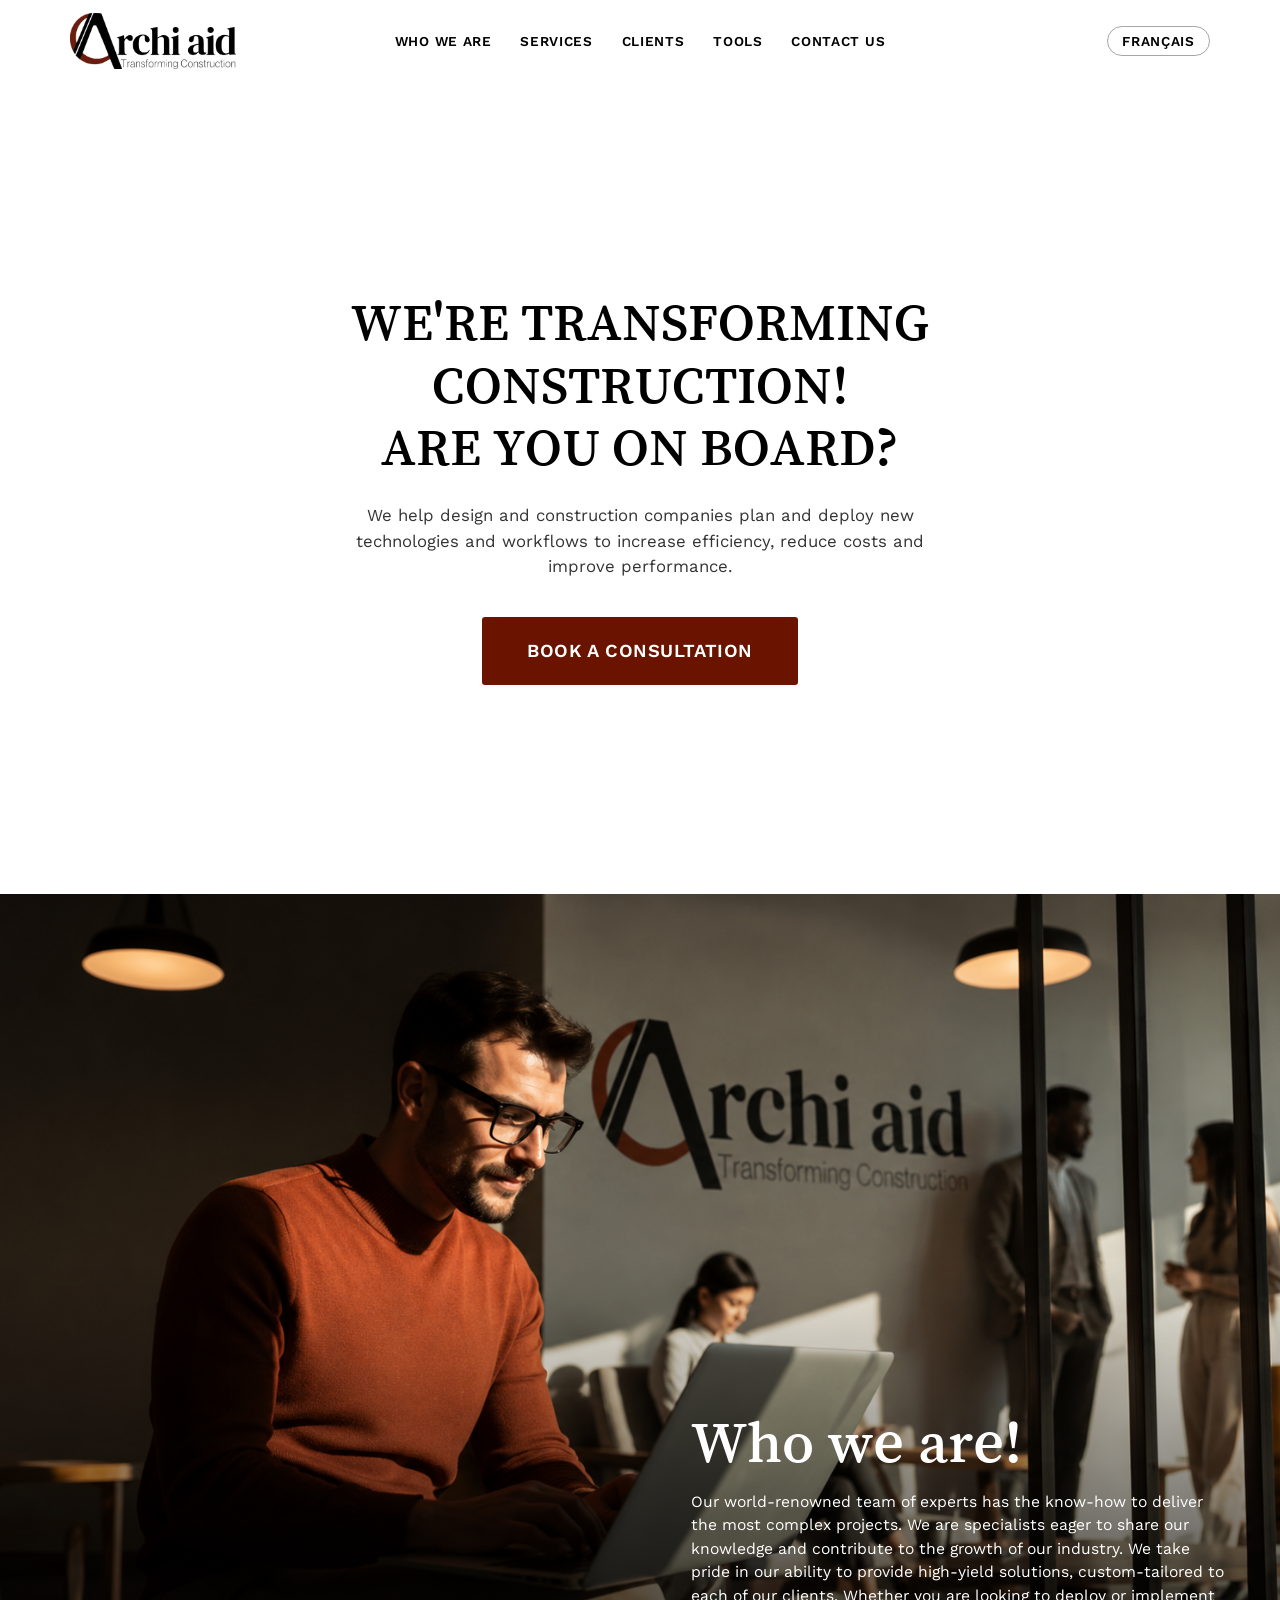
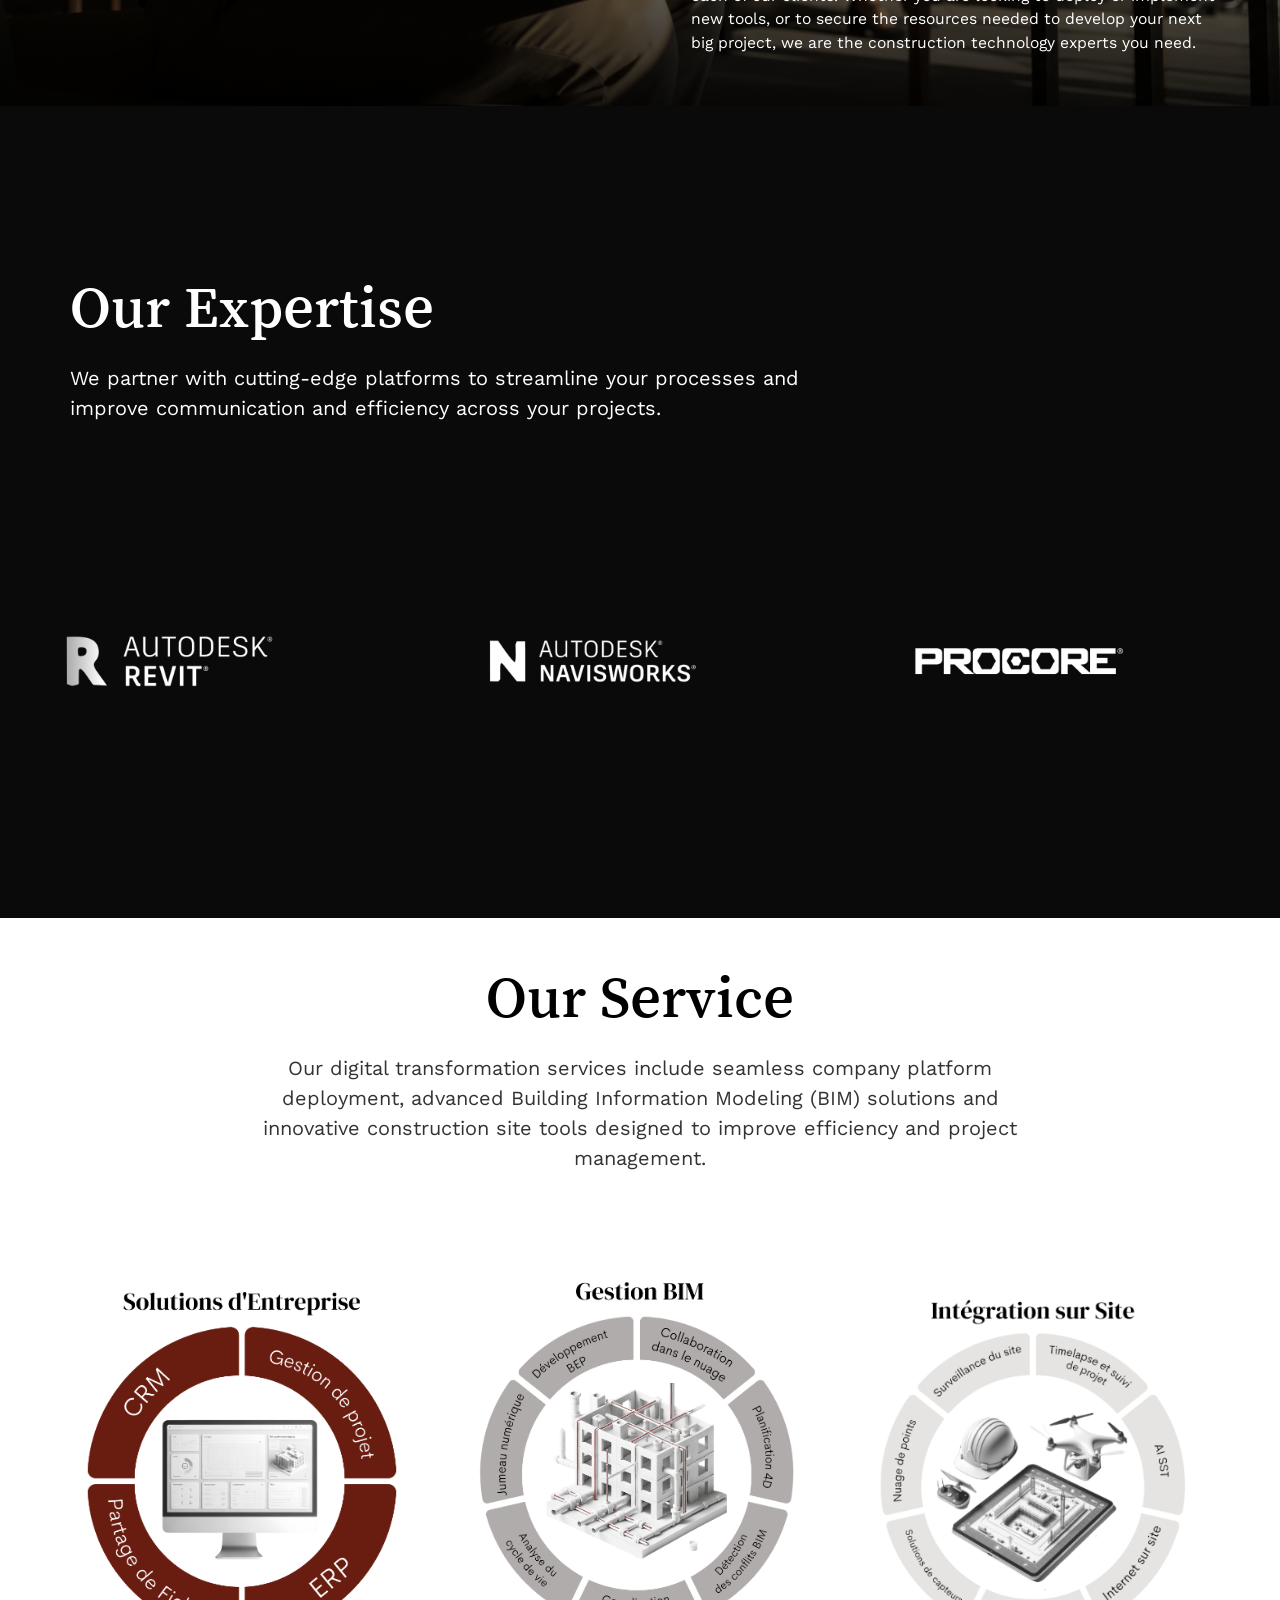
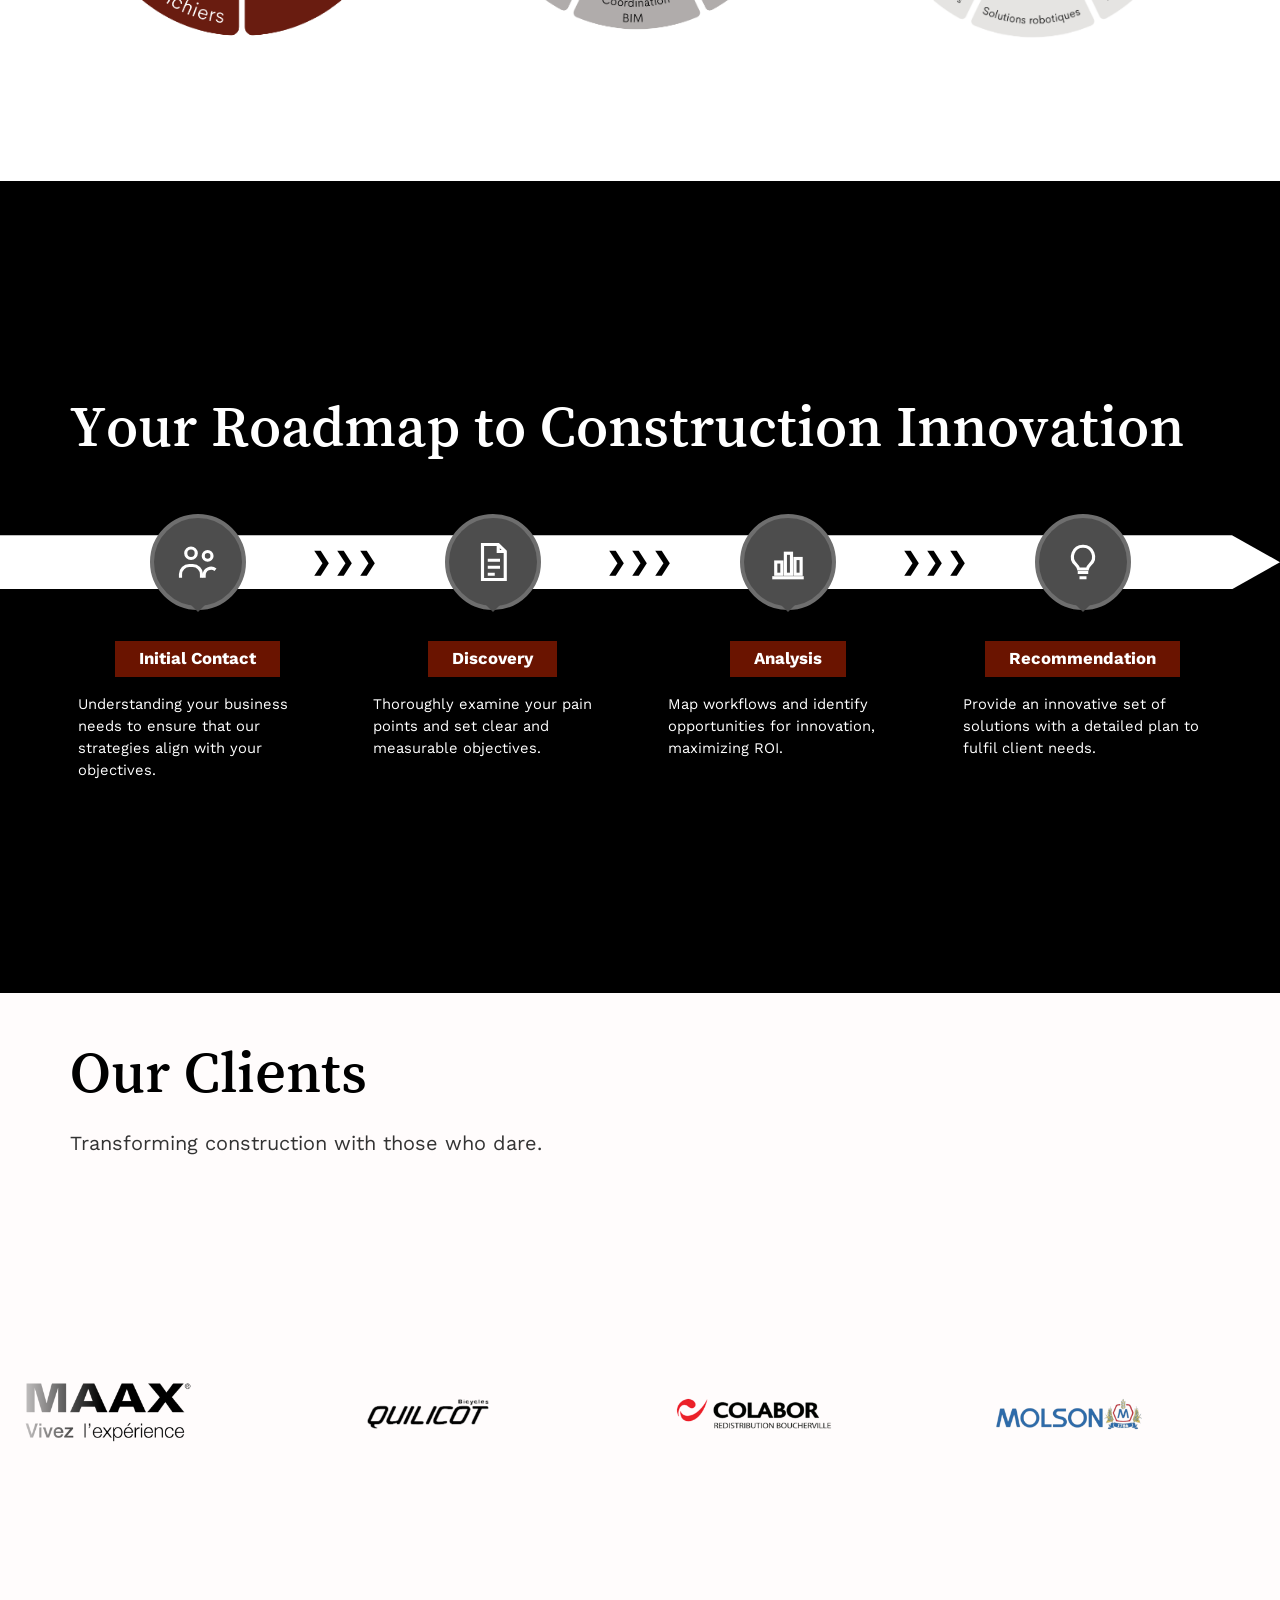
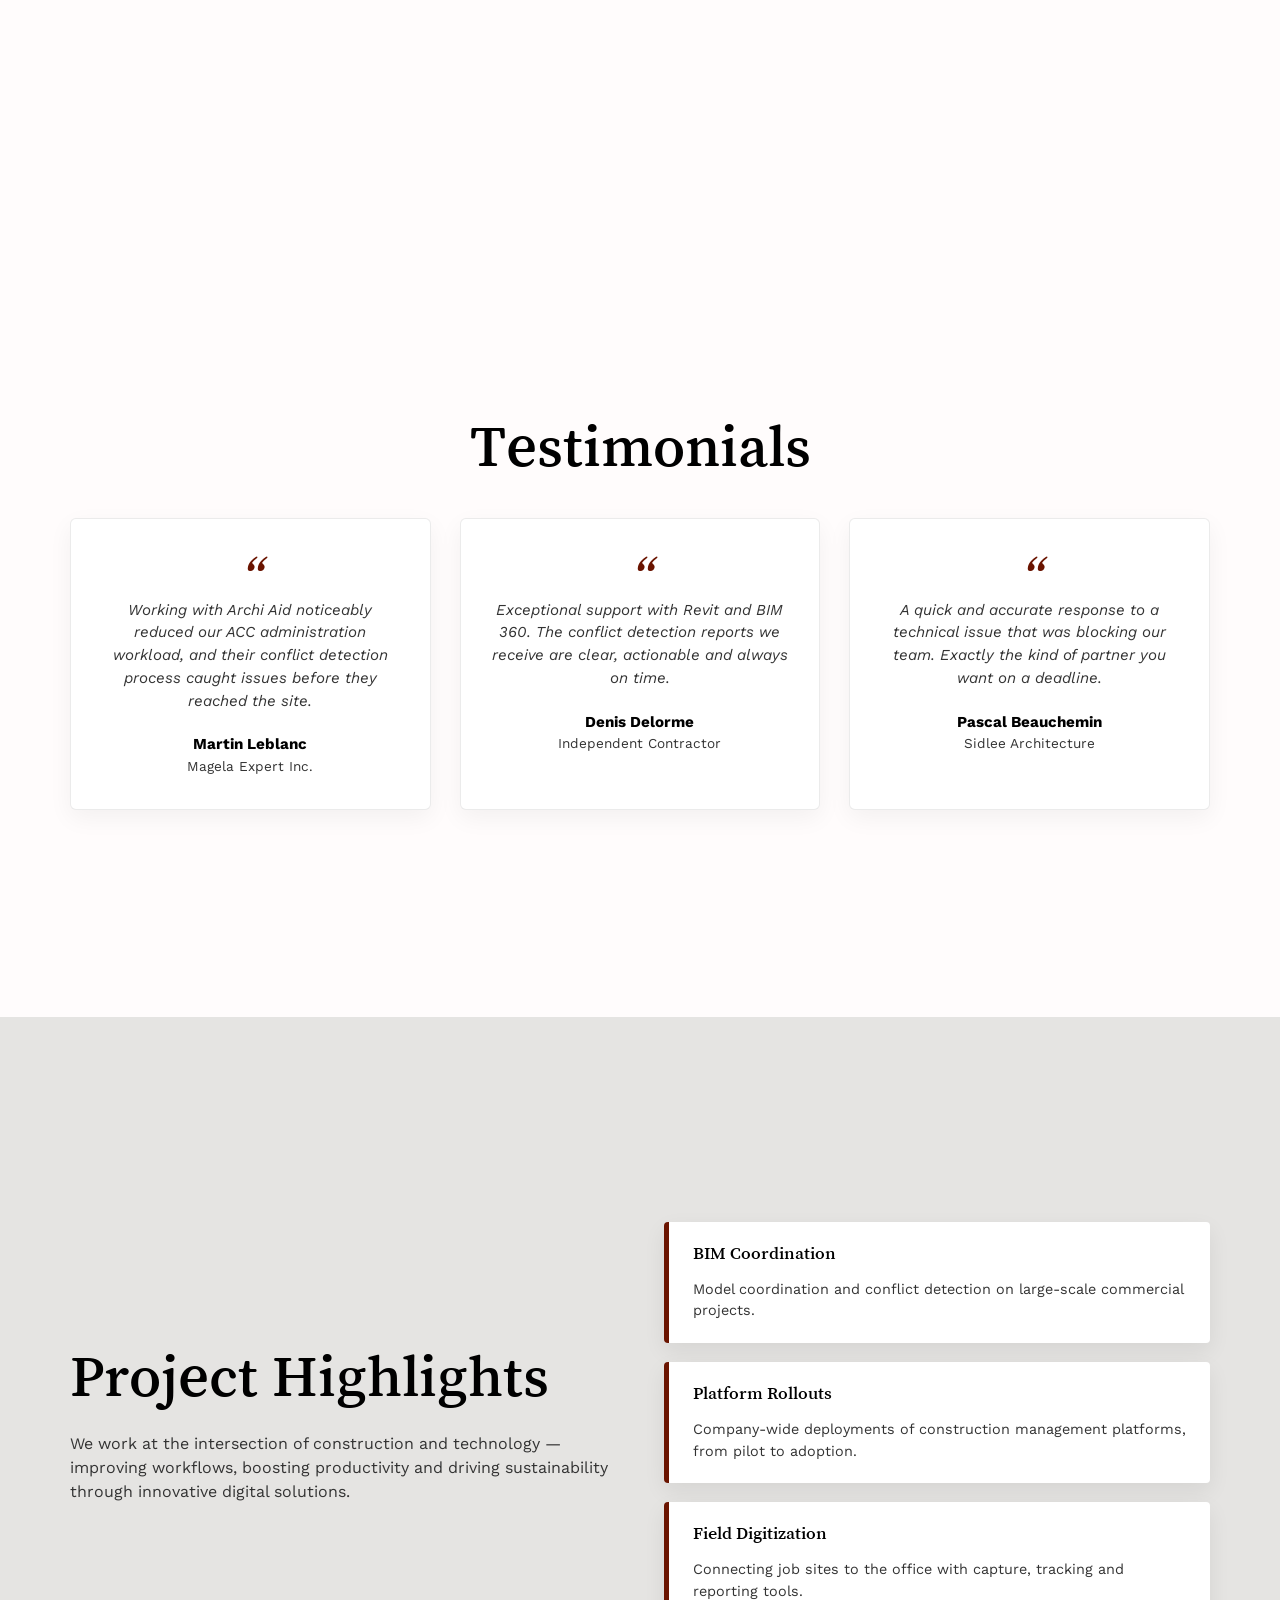
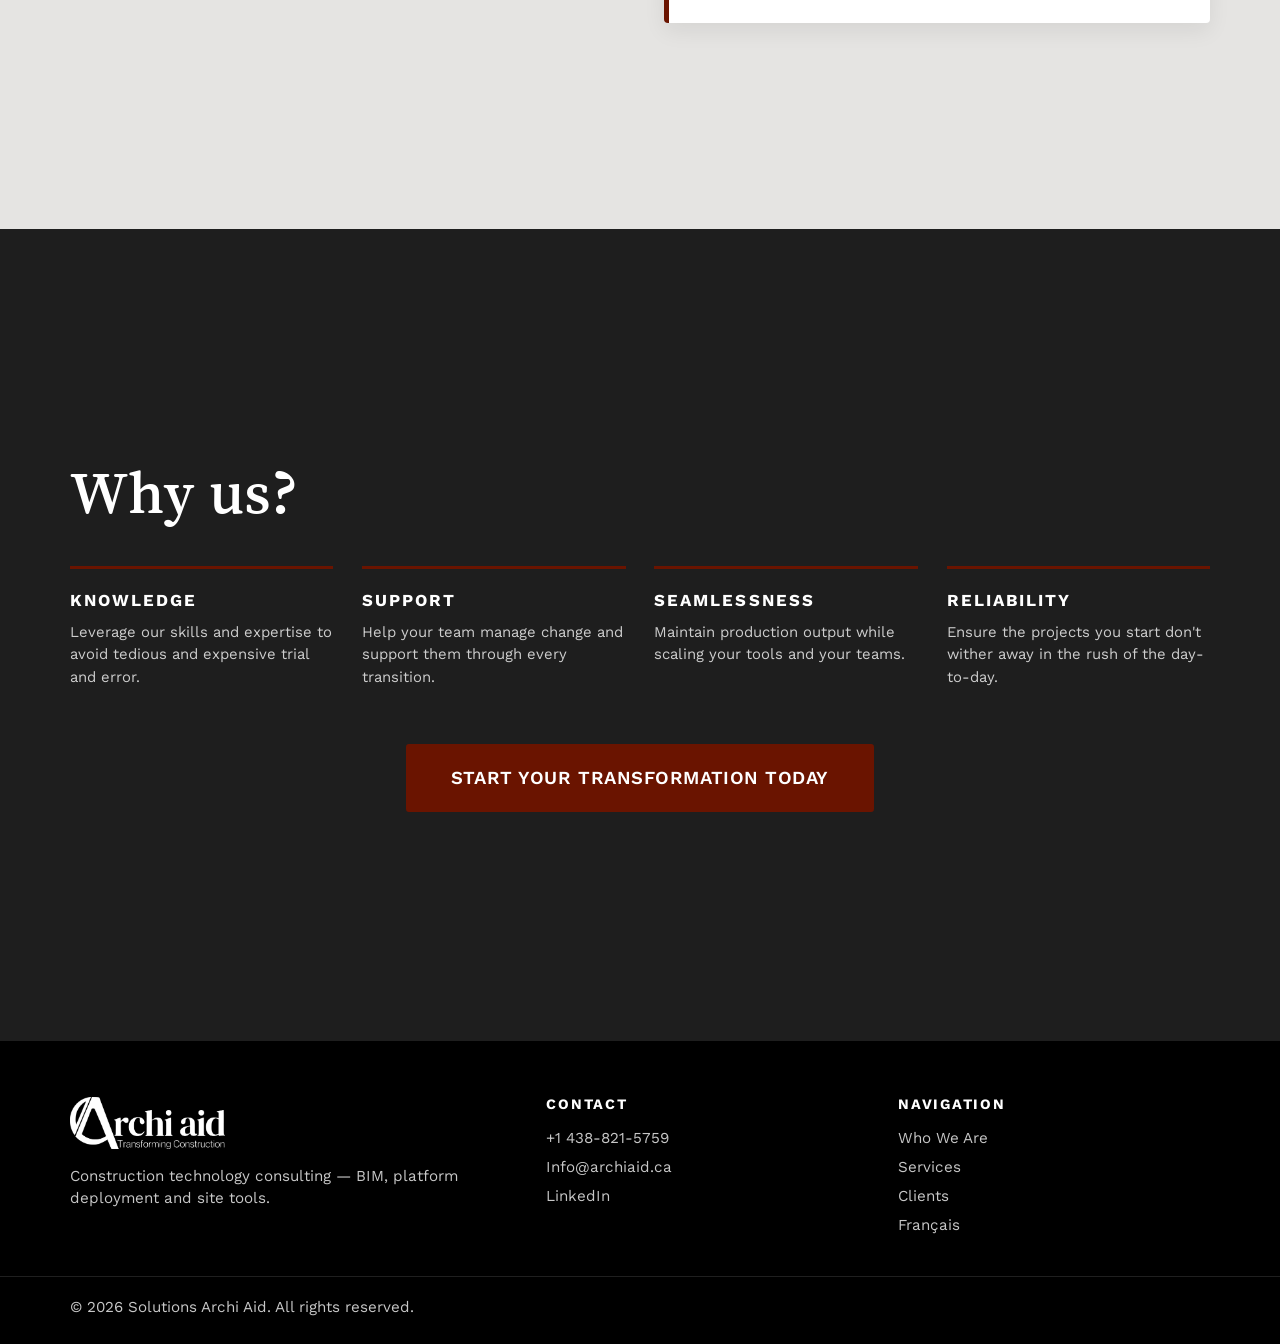
<file: index.html>
<!DOCTYPE html>
<html lang="en">
<head>
  <meta charset="UTF-8">
  <meta name="viewport" content="width=device-width, initial-scale=1.0">
  <title>Archi Aid — Construction Technology Consulting</title>
  <meta name="description" content="Archi Aid helps design and construction companies plan and deploy new technologies and workflows — BIM, platform deployment and construction site tools — to increase efficiency, reduce costs and improve performance.">
  <link rel="preconnect" href="https://fonts.googleapis.com">
  <link rel="preconnect" href="https://fonts.gstatic.com" crossorigin>
  <link href="https://fonts.googleapis.com/css2?family=Song+Myung&family=Work+Sans:wght@400;600;700&display=swap" rel="stylesheet">
  <link rel="stylesheet" href="css/styles.css">
  <link rel="icon" type="image/png" href="assets/img/logo.png">
</head>
<body>

  <!-- ===== Header ===== -->
  <header class="site-header" id="top">
    <div class="container header-inner">
      <a href="#top" class="logo" aria-label="Archi Aid — home">
        <img src="assets/img/logo.png" alt="Archi Aid">
      </a>
      <nav class="main-nav" id="main-nav" aria-label="Main navigation">
        <a href="#about">Who We Are</a>
        <a href="#services">Services</a>
        <a href="#clients">Clients</a>
        <a href="#" data-open-modal>Tools</a>
        <a href="#contact">Contact Us</a>
      </nav>
      <div class="header-right">
        <a href="fr/index.html" class="lang-switch" lang="fr">Français</a>
        <button class="nav-toggle" id="nav-toggle" aria-label="Open menu" aria-expanded="false">
          <span></span><span></span><span></span>
        </button>
      </div>
    </div>
  </header>

  <main>

    <!-- ===== Hero — fond platine #e5e4e2, texte noir ===== -->
    <section class="hero">
      <div class="container hero-inner">
        <h1>
          <span class="line">WE'RE TRANSFORMING CONSTRUCTION!</span>
          <span class="line">ARE YOU ON BOARD?</span>
        </h1>
        <p class="hero-lead">
          We help design and construction companies plan and deploy new technologies
          and workflows to increase efficiency, reduce costs and improve performance.
        </p>
        <a href="https://calendly.com/kmainville/meeting-with-karine-mainville-from-archi-aid" target="_blank" rel="noopener" class="btn btn-jumbo">Book a Consultation</a>
      </div>
    </section>

    <!-- ===== Who we are — image à gauche, texte sur fond #0a0a0a ===== -->
    <section class="about-section" id="about">
      <img class="about-banner" src="assets/img/who-we-are.png" alt="The Archi Aid team at work in the office">
      <div class="about-text">
        <h2>Who we are!</h2>
        <p>
          Our world-renowned team of experts has the know-how to deliver the most
          complex projects. We are specialists eager to share our knowledge and
          contribute to the growth of our industry. We take pride in our ability to
          provide high-yield solutions, custom-tailored to each of our clients.
          Whether you are looking to deploy or implement new tools, or to secure the
          resources needed to develop your next big project, we are the construction
          technology experts you need.
        </p>
      </div>
    </section>

    <!-- ===== Our Expertise — fond #0a0a0a, logos blancs défilants ===== -->
    <section class="section section-dark" id="expertise">
      <div class="container">
        <h2>Our Expertise</h2>
        <p class="section-lead">
          We partner with cutting-edge platforms to streamline your processes and
          improve communication and efficiency across your projects.
        </p>
      </div>
      <div class="marquee" aria-label="Technology platforms we work with">
        <div class="marquee-track">
          <img src="assets/img/platforms/Autodesk_revit_W.png" alt="Autodesk Revit">
          <img src="assets/img/platforms/Autodesk.Navisworks_W.png" alt="Autodesk Navisworks">
          <img src="assets/img/platforms/Procore_W.png" alt="Procore">
          <img src="assets/img/platforms/BlueBeam_W.png" alt="Bluebeam">
          <img src="assets/img/platforms/ASANA_W.png" alt="Asana">
          <img src="assets/img/platforms/DroneDeploy_W.png" alt="DroneDeploy">
          <img src="assets/img/platforms/Dynamo_W.png" alt="Dynamo">
          <img src="assets/img/platforms/ESTICOM_W.png" alt="Esticom">
          <img src="assets/img/platforms/Matterport_W.png" alt="Matterport">
          <img src="assets/img/platforms/Openspace_W.png" alt="OpenSpace">
          <img src="assets/img/platforms/Oracle_W.png" alt="Oracle">
          <img src="assets/img/platforms/Proest_W.png" alt="ProEst">
          <img src="assets/img/platforms/Project_W.png" alt="Microsoft Project">
          <img src="assets/img/platforms/Sage.Accounting_W.png" alt="Sage Accounting">
          <img src="assets/img/platforms/Structionsite_W.png" alt="StructionSite">
          <img src="assets/img/platforms/Wrike_W.png" alt="Wrike">
          <img src="assets/img/platforms/Yardi_W.png" alt="Yardi">
          <!-- doublon pour le défilement continu -->
          <img src="assets/img/platforms/Autodesk_revit_W.png" alt="" aria-hidden="true">
          <img src="assets/img/platforms/Autodesk.Navisworks_W.png" alt="" aria-hidden="true">
          <img src="assets/img/platforms/Procore_W.png" alt="" aria-hidden="true">
          <img src="assets/img/platforms/BlueBeam_W.png" alt="" aria-hidden="true">
          <img src="assets/img/platforms/ASANA_W.png" alt="" aria-hidden="true">
          <img src="assets/img/platforms/DroneDeploy_W.png" alt="" aria-hidden="true">
          <img src="assets/img/platforms/Dynamo_W.png" alt="" aria-hidden="true">
          <img src="assets/img/platforms/ESTICOM_W.png" alt="" aria-hidden="true">
          <img src="assets/img/platforms/Matterport_W.png" alt="" aria-hidden="true">
          <img src="assets/img/platforms/Openspace_W.png" alt="" aria-hidden="true">
          <img src="assets/img/platforms/Oracle_W.png" alt="" aria-hidden="true">
          <img src="assets/img/platforms/Proest_W.png" alt="" aria-hidden="true">
          <img src="assets/img/platforms/Project_W.png" alt="" aria-hidden="true">
          <img src="assets/img/platforms/Sage.Accounting_W.png" alt="" aria-hidden="true">
          <img src="assets/img/platforms/Structionsite_W.png" alt="" aria-hidden="true">
          <img src="assets/img/platforms/Wrike_W.png" alt="" aria-hidden="true">
          <img src="assets/img/platforms/Yardi_W.png" alt="" aria-hidden="true">
        </div>
      </div>
    </section>

    <!-- ===== Our Service — fond blanc, centré ===== -->
    <section class="section text-center" id="services">
      <div class="container">
        <h2>Our Service</h2>
        <p class="section-lead">
          Our digital transformation services include seamless company platform
          deployment, advanced Building Information Modeling (BIM) solutions and
          innovative construction site tools designed to improve efficiency and
          project management.
        </p>
        <div class="card-grid three">
          <article class="card">
            <div class="card-img">
              <img src="assets/img/solution-entreprise.png" alt="Enterprise solutions: CRM, project management, ERP, file sharing">
            </div>
          </article>
          <article class="card">
            <div class="card-img">
              <img src="assets/img/gestion-bim.png" alt="BIM management: BEP development, cloud collaboration, 4D planning, clash detection, BIM coordination, lifecycle analysis, digital twin">
            </div>
          </article>
          <article class="card">
            <div class="card-img">
              <img src="assets/img/integration-sur-site.png" alt="On-site integration: site monitoring, timelapse and project tracking, AI safety, on-site internet, robotics, sensors, point clouds">
            </div>
          </article>
        </div>
      </div>
    </section>

    <!-- ===== Roadmap — fond noir ===== -->
    <section class="section section-black" id="roadmap">
      <div class="container">
        <h2>Your Roadmap to Construction Innovation</h2>
        <ol class="roadmap">
          <li class="roadmap-step">
            <span class="step-icon" aria-hidden="true">
              <svg viewBox="0 0 24 24" fill="none" stroke="currentColor" stroke-width="1.8"><circle cx="8" cy="7" r="3"/><path d="M2 21v-2a5 5 0 0 1 5-5h2a5 5 0 0 1 5 5v2"/><circle cx="17.5" cy="8.5" r="2.5"/><path d="M15.5 21v-1.5a4 4 0 0 1 6.5-3.1"/></svg>
            </span>
            <h3 class="step-label">Initial Contact</h3>
            <p>Understanding your business needs to ensure that our strategies align with your objectives.</p>
          </li>
          <li class="roadmap-step">
            <span class="step-icon" aria-hidden="true">
              <svg viewBox="0 0 24 24" fill="none" stroke="currentColor" stroke-width="1.8"><path d="M6 2h9l4 4v16H6z"/><path d="M15 2v4h4M9 11h7M9 15h7M9 19h4"/></svg>
            </span>
            <h3 class="step-label">Discovery</h3>
            <p>Thoroughly examine your pain points and set clear and measurable objectives.</p>
          </li>
          <li class="roadmap-step">
            <span class="step-icon" aria-hidden="true">
              <svg viewBox="0 0 24 24" fill="none" stroke="currentColor" stroke-width="1.8"><path d="M3 21h18"/><rect x="5" y="12" width="3.5" height="7"/><rect x="10.5" y="7" width="3.5" height="12"/><rect x="16" y="10" width="3.5" height="9"/></svg>
            </span>
            <h3 class="step-label">Analysis</h3>
            <p>Map workflows and identify opportunities for innovation, maximizing ROI.</p>
          </li>
          <li class="roadmap-step">
            <span class="step-icon" aria-hidden="true">
              <svg viewBox="0 0 24 24" fill="none" stroke="currentColor" stroke-width="1.8"><path d="M9 18h6M10 21h4M12 3a6 6 0 0 0-4 10.5c.8.7 1.3 1.5 1.5 2.5h5c.2-1 .7-1.8 1.5-2.5A6 6 0 0 0 12 3z"/></svg>
            </span>
            <h3 class="step-label">Recommendation</h3>
            <p>Provide an innovative set of solutions with a detailed plan to fulfil client needs.</p>
          </li>
        </ol>
      </div>
    </section>

    <!-- ===== Our Clients — fond #fffcfc ===== -->
    <section class="section section-offwhite" id="clients">
      <div class="container">
        <h2>Our Clients</h2>
        <p class="section-lead">Transforming construction with those who dare.</p>
      </div>
      <div class="marquee marquee-clients" aria-label="Our client logos">
        <div class="marquee-track">
          <img src="assets/img/clients/Bain-Maax.png" alt="Bain Maax">
          <img src="assets/img/clients/Bicycles-Quilicot.png" alt="Bicycles Quilicot">
          <img src="assets/img/clients/Colabor.png" alt="Colabor">
          <img src="assets/img/clients/Molson.png" alt="Molson">
          <img src="assets/img/clients/Mondou.png" alt="Mondou">
          <img src="assets/img/clients/Trevi.png" alt="Trévi">
          <img src="assets/img/clients/Structube.png" alt="Structube">
          <img src="assets/img/clients/Client-Logo-Website-2.png" alt="Pinnacle Infotech">
          <!-- doublon pour le défilement continu -->
          <img src="assets/img/clients/Bain-Maax.png" alt="" aria-hidden="true">
          <img src="assets/img/clients/Bicycles-Quilicot.png" alt="" aria-hidden="true">
          <img src="assets/img/clients/Colabor.png" alt="" aria-hidden="true">
          <img src="assets/img/clients/Molson.png" alt="" aria-hidden="true">
          <img src="assets/img/clients/Mondou.png" alt="" aria-hidden="true">
          <img src="assets/img/clients/Trevi.png" alt="" aria-hidden="true">
          <img src="assets/img/clients/Structube.png" alt="" aria-hidden="true">
          <img src="assets/img/clients/Client-Logo-Website-2.png" alt="" aria-hidden="true">
        </div>
      </div>
    </section>

    <!-- ===== Testimonials — fond #fffcfc, centré ===== -->
    <section class="section section-offwhite text-center" id="testimonials">
      <div class="container">
        <h2>Testimonials</h2>
        <div class="card-grid three">
          <figure class="testimonial">
            <blockquote>
              Working with Archi Aid noticeably reduced our ACC administration workload,
              and their conflict detection process caught issues before they reached the site.
            </blockquote>
            <figcaption><strong>Martin Leblanc</strong><span>Magela Expert Inc.</span></figcaption>
          </figure>
          <figure class="testimonial">
            <blockquote>
              Exceptional support with Revit and BIM 360. The conflict detection reports
              we receive are clear, actionable and always on time.
            </blockquote>
            <figcaption><strong>Denis Delorme</strong><span>Independent Contractor</span></figcaption>
          </figure>
          <figure class="testimonial">
            <blockquote>
              A quick and accurate response to a technical issue that was blocking our team.
              Exactly the kind of partner you want on a deadline.
            </blockquote>
            <figcaption><strong>Pascal Beauchemin</strong><span>Sidlee Architecture</span></figcaption>
          </figure>
        </div>
      </div>
    </section>

    <!-- ===== Project Highlights — fond platine #e5e4e2 ===== -->
    <section class="section section-platinum" id="highlights">
      <div class="container highlight-split">
        <div>
          <h2>Project Highlights</h2>
          <p>
            We work at the intersection of construction and technology — improving
            workflows, boosting productivity and driving sustainability through
            innovative digital solutions.
          </p>
        </div>
        <div class="highlight-cards">
          <article class="highlight-card">
            <h3>BIM Coordination</h3>
            <p>Model coordination and conflict detection on large-scale commercial projects.</p>
          </article>
          <article class="highlight-card">
            <h3>Platform Rollouts</h3>
            <p>Company-wide deployments of construction management platforms, from pilot to adoption.</p>
          </article>
          <article class="highlight-card">
            <h3>Field Digitization</h3>
            <p>Connecting job sites to the office with capture, tracking and reporting tools.</p>
          </article>
        </div>
      </div>
    </section>

    <!-- ===== Why us? — fond #1e1e1e ===== -->
    <section class="section section-why" id="why-us">
      <div class="container">
        <h2>Why us?</h2>
        <div class="card-grid four">
          <article class="pillar">
            <h3>Knowledge</h3>
            <p>Leverage our skills and expertise to avoid tedious and expensive trial and error.</p>
          </article>
          <article class="pillar">
            <h3>Support</h3>
            <p>Help your team manage change and support them through every transition.</p>
          </article>
          <article class="pillar">
            <h3>Seamlessness</h3>
            <p>Maintain production output while scaling your tools and your teams.</p>
          </article>
          <article class="pillar">
            <h3>Reliability</h3>
            <p>Ensure the projects you start don't wither away in the rush of the day-to-day.</p>
          </article>
        </div>
        <div class="why-cta">
          <a href="https://calendly.com/kmainville/meeting-with-karine-mainville-from-archi-aid" target="_blank" rel="noopener" class="btn btn-jumbo">Start Your Transformation Today</a>
        </div>
      </div>
    </section>

  </main>

  <!-- ===== Footer — fond noir ===== -->
  <footer class="site-footer" id="contact">
    <div class="container footer-inner">
      <div class="footer-brand">
        <a href="#top" class="footer-logo"><img src="assets/img/logo.png" alt="Archi Aid"></a>
        <p>Construction technology consulting — BIM, platform deployment and site tools.</p>
      </div>
      <div class="footer-contact">
        <h3>Contact</h3>
        <p><a href="tel:+14388215759">+1 438-821-5759</a></p>
        <p><a href="mailto:Info@archiaid.ca">Info@archiaid.ca</a></p>
        <p><a href="https://www.linkedin.com/company/solutions-archi-aid/" rel="noopener" target="_blank">LinkedIn</a></p>
      </div>
      <div class="footer-nav">
        <h3>Navigation</h3>
        <p><a href="#about">Who We Are</a></p>
        <p><a href="#services">Services</a></p>
        <p><a href="#clients">Clients</a></p>
        <p><a href="fr/index.html" lang="fr">Français</a></p>
      </div>
    </div>
    <div class="container footer-bottom">
      <p>© <span id="year"></span> Solutions Archi Aid. All rights reserved.</p>
    </div>
  </footer>

  <!-- ===== Modale Connexion / Création de compte ===== -->
  <div class="modal-overlay" id="auth-modal" data-redirect="outils/index.html" role="dialog" aria-modal="true" aria-labelledby="auth-modal-title">
    <div class="modal">
      <div class="modal-header">
        <h3 id="auth-modal-title">Tools</h3>
        <button class="modal-close" aria-label="Close">&times;</button>
      </div>
      <div class="modal-tabs" role="tablist">
        <button class="modal-tab active" data-target="login-form" role="tab">Log In</button>
        <button class="modal-tab" data-target="signup-form" role="tab">Create Account</button>
      </div>
      <form class="modal-form active" id="login-form">
        <div class="form-field">
          <label for="login-email">Email</label>
          <input type="email" id="login-email" name="email" autocomplete="email" required>
        </div>
        <div class="form-field">
          <label for="login-password">Password</label>
          <input type="password" id="login-password" name="password" autocomplete="current-password" required>
        </div>
        <button type="submit" class="btn">Log In</button>
        <p class="form-note" data-success="Logged in — taking you to your tools…">Access your Archi Aid client tools.</p>
      </form>
      <form class="modal-form" id="signup-form">
        <div class="form-field">
          <label for="signup-name">Full Name</label>
          <input type="text" id="signup-name" name="name" autocomplete="name" required>
        </div>
        <div class="form-field">
          <label for="signup-email">Email</label>
          <input type="email" id="signup-email" name="email" autocomplete="email" required>
        </div>
        <div class="form-field">
          <label for="signup-password">Password</label>
          <input type="password" id="signup-password" name="password" autocomplete="new-password" minlength="8" required>
        </div>
        <button type="submit" class="btn">Create Account</button>
        <p class="form-note" data-success="Account created — taking you to your tools…">Create your account to access Archi Aid tools.</p>
      </form>
    </div>
  </div>

  <script src="js/main.js"></script>
</body>
</html>
</file>
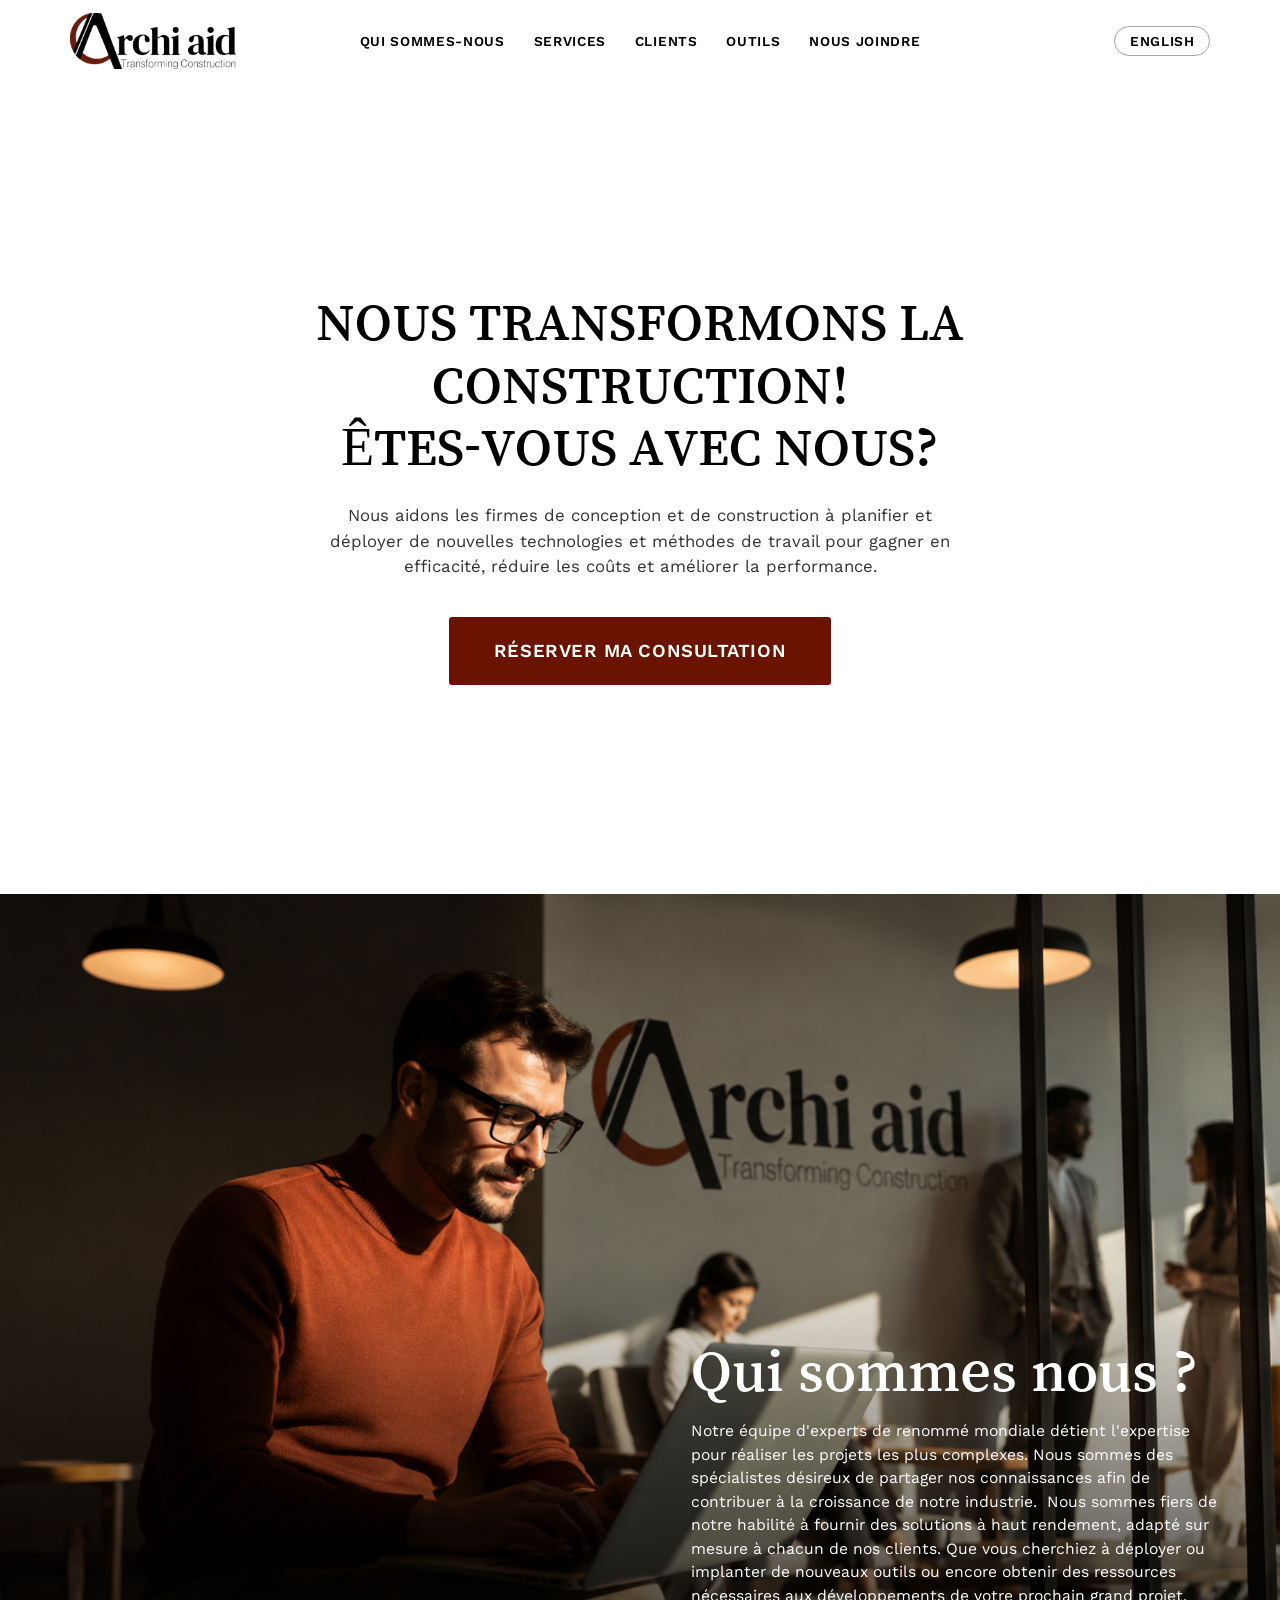
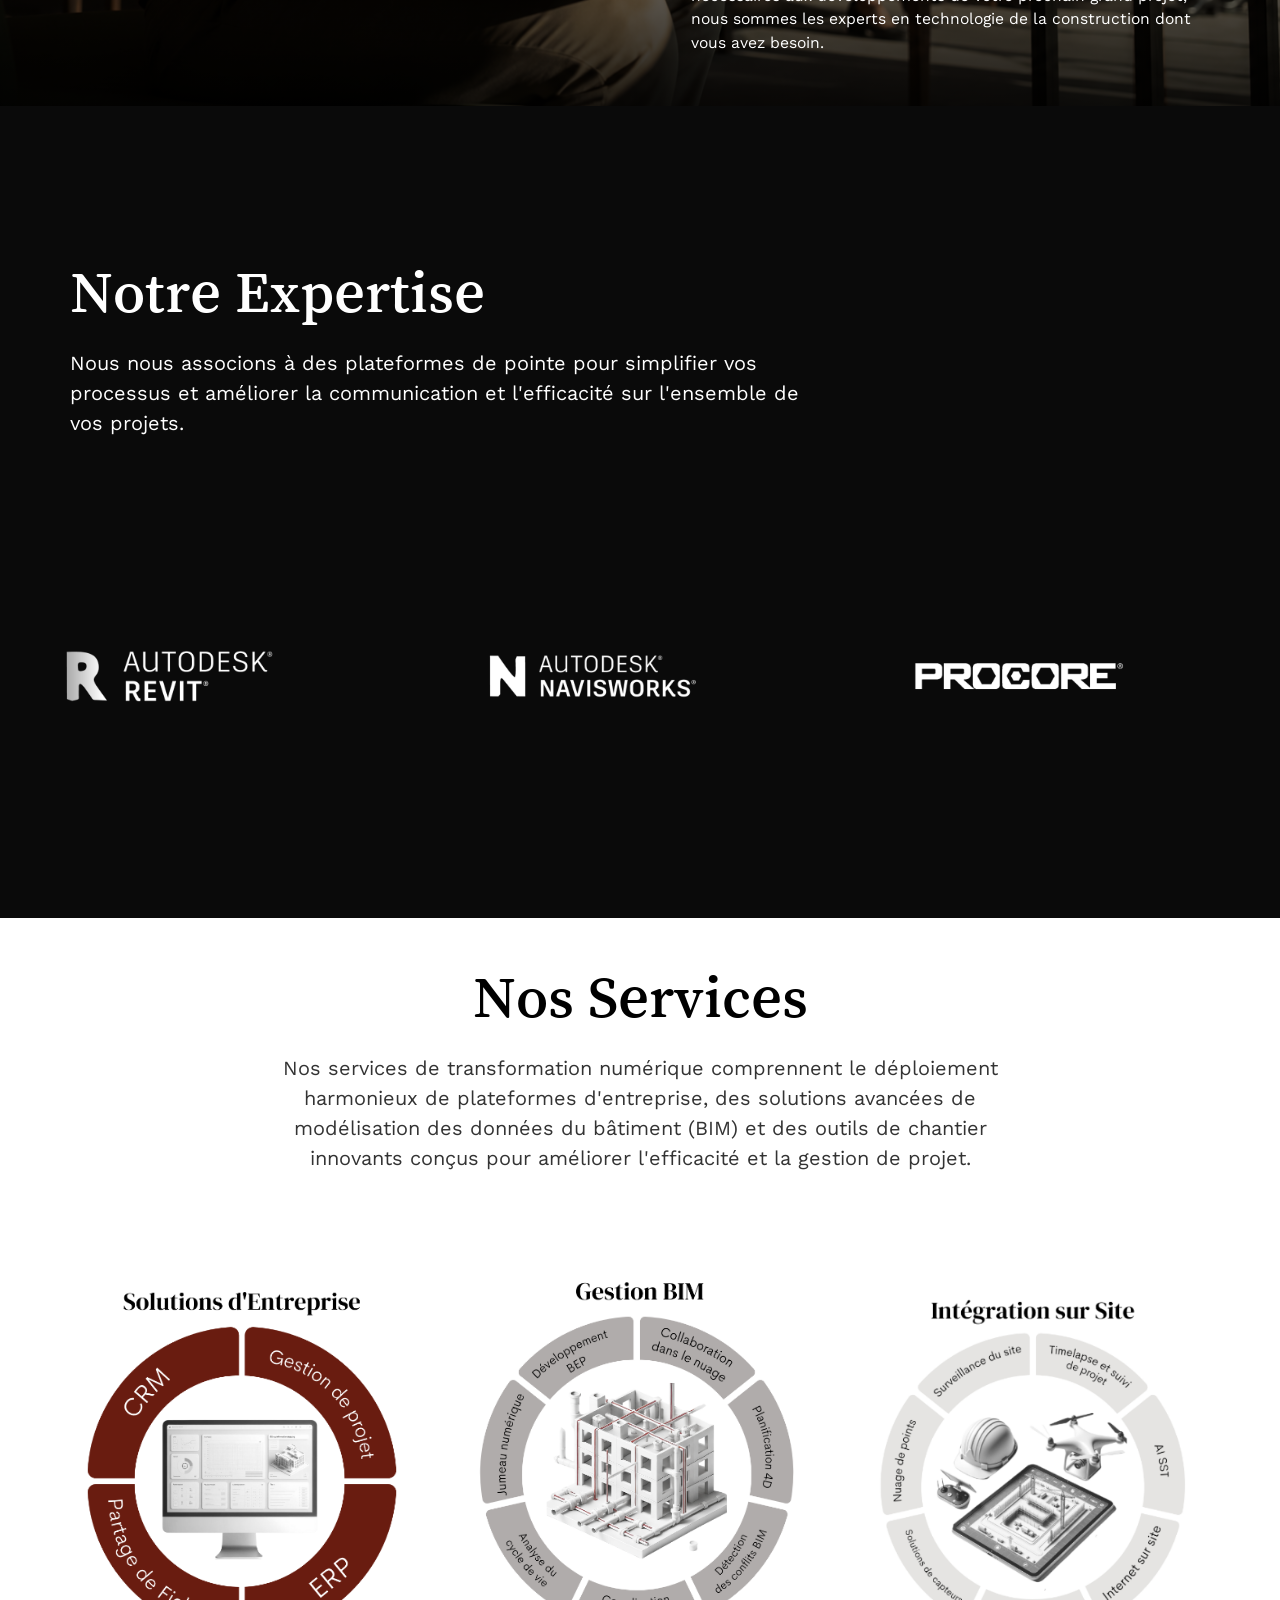
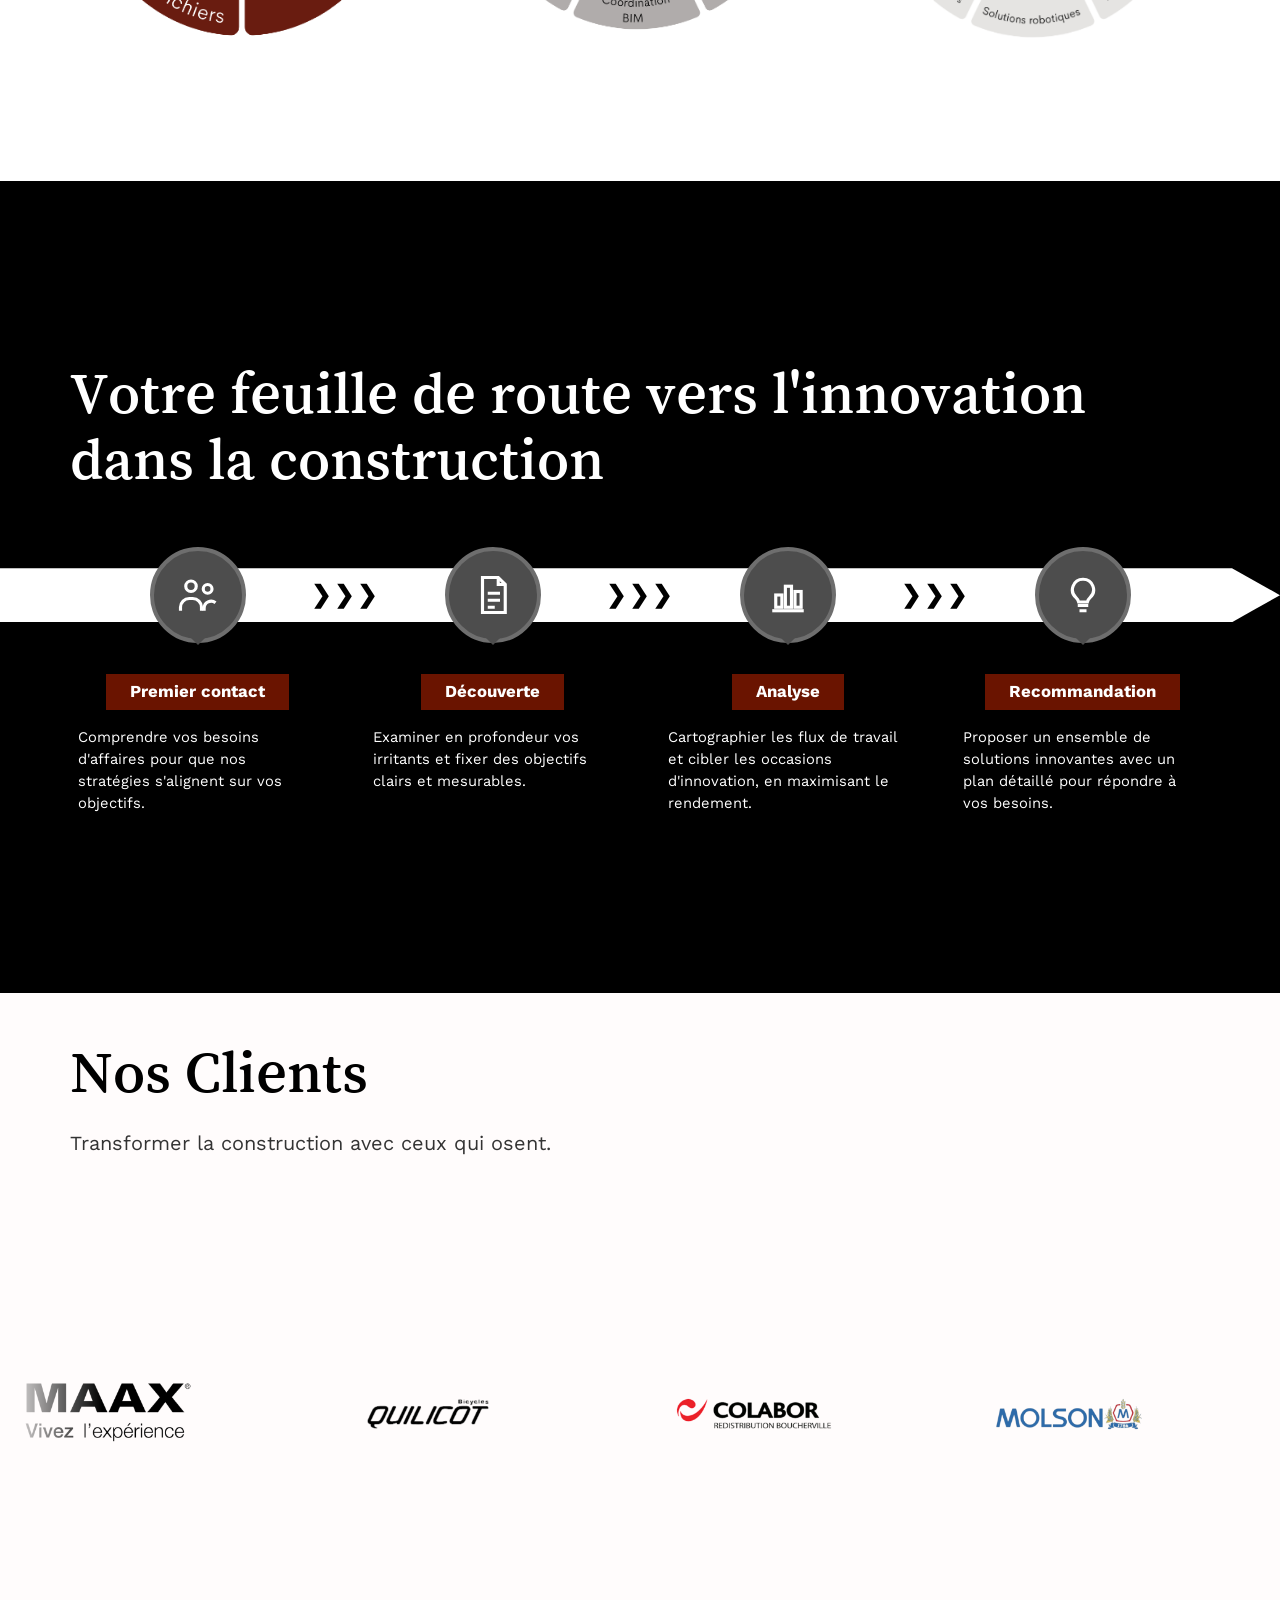
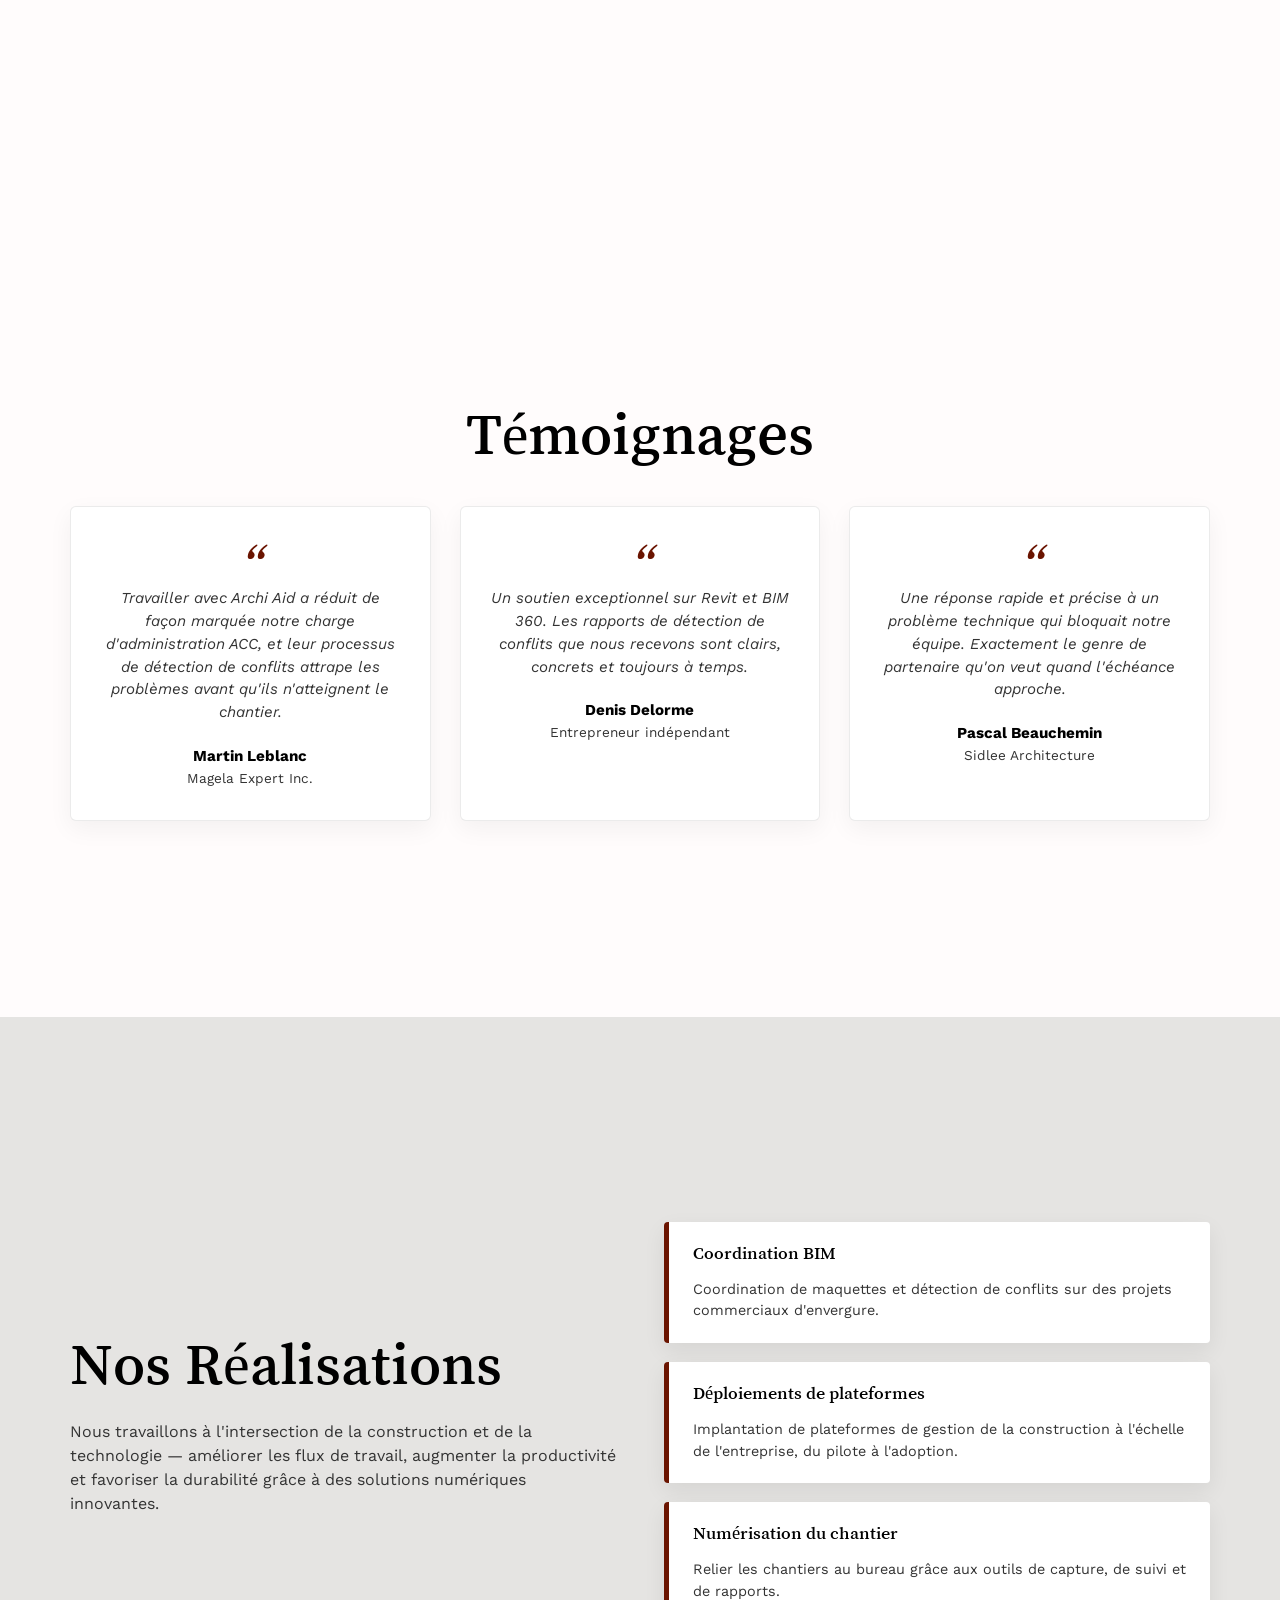
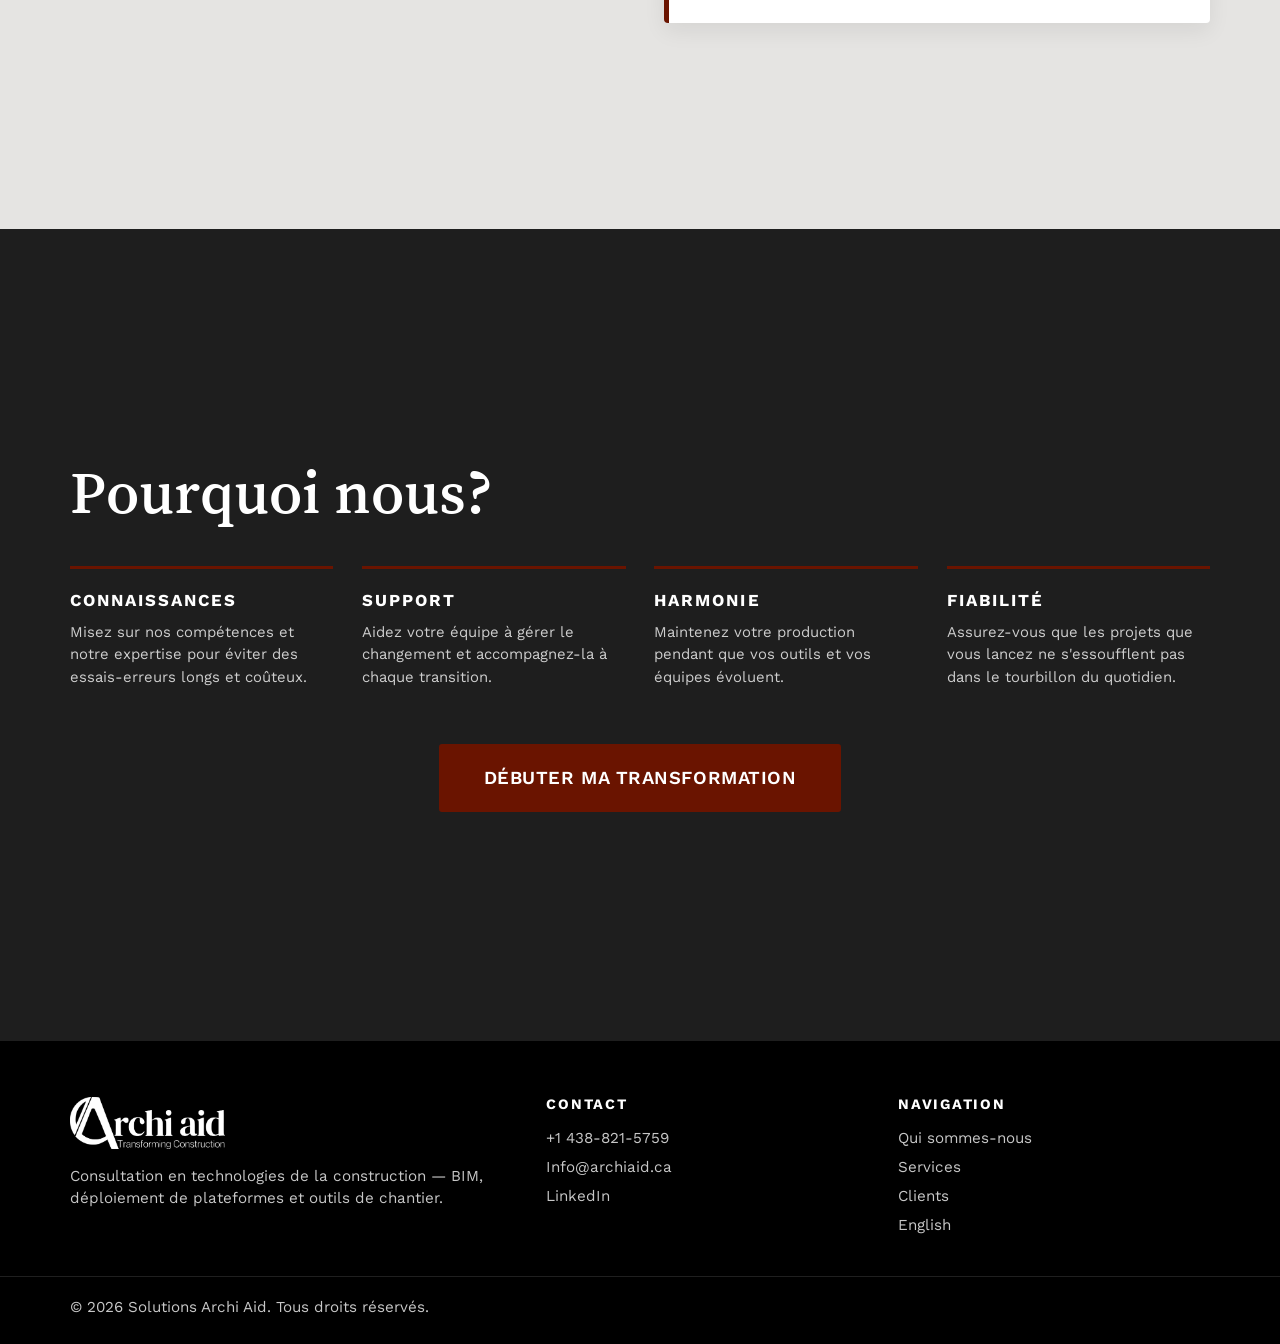
<file: fr/index.html>
<!DOCTYPE html>
<html lang="fr">
<head>
  <meta charset="UTF-8">
  <meta name="viewport" content="width=device-width, initial-scale=1.0">
  <title>Archi Aid — Consultation en technologies de la construction</title>
  <meta name="description" content="Archi Aid aide les firmes de conception et de construction à planifier et déployer de nouvelles technologies et méthodes de travail — BIM, déploiement de plateformes et outils de chantier — pour gagner en efficacité, réduire les coûts et améliorer la performance.">
  <link rel="preconnect" href="https://fonts.googleapis.com">
  <link rel="preconnect" href="https://fonts.gstatic.com" crossorigin>
  <link href="https://fonts.googleapis.com/css2?family=Song+Myung&family=Work+Sans:wght@400;600;700&display=swap" rel="stylesheet">
  <link rel="stylesheet" href="../css/styles.css">
  <link rel="icon" type="image/png" href="../assets/img/logo.png">
</head>
<body>

  <!-- ===== En-tête ===== -->
  <header class="site-header" id="top">
    <div class="container header-inner">
      <a href="#top" class="logo" aria-label="Archi Aid — accueil">
        <img src="../assets/img/logo.png" alt="Archi Aid">
      </a>
      <nav class="main-nav" id="main-nav" aria-label="Navigation principale">
        <a href="#about">Qui sommes-nous</a>
        <a href="#services">Services</a>
        <a href="#clients">Clients</a>
        <a href="#" data-open-modal>Outils</a>
        <a href="#contact">Nous joindre</a>
      </nav>
      <div class="header-right">
        <a href="../index.html" class="lang-switch" lang="en">English</a>
        <button class="nav-toggle" id="nav-toggle" aria-label="Ouvrir le menu" aria-expanded="false">
          <span></span><span></span><span></span>
        </button>
      </div>
    </div>
  </header>

  <main>

    <!-- ===== Héro — fond platine #e5e4e2, texte noir ===== -->
    <section class="hero">
      <div class="container hero-inner">
        <h1>
          <span class="line">NOUS TRANSFORMONS LA CONSTRUCTION!</span>
          <span class="line">ÊTES-VOUS AVEC NOUS?</span>
        </h1>
        <p class="hero-lead">
          Nous aidons les firmes de conception et de construction à planifier et déployer
          de nouvelles technologies et méthodes de travail pour gagner en efficacité,
          réduire les coûts et améliorer la performance.
        </p>
        <a href="https://calendly.com/kmainville/meeting-with-karine-mainville-from-archi-aid" target="_blank" rel="noopener" class="btn btn-jumbo">Réserver ma consultation</a>
      </div>
    </section>

    <!-- ===== Qui sommes-nous — image à gauche, texte sur fond #0a0a0a ===== -->
    <section class="about-section" id="about">
      <img class="about-banner" src="../assets/img/who-we-are.png" alt="L'équipe Archi Aid au travail dans ses bureaux">
      <div class="about-text">
        <h2>Qui sommes nous ?</h2>
        <p>
          Notre équipe d'experts de renommé mondiale détient l'expertise pour réaliser les
          projets les plus complexes. Nous sommes des spécialistes désireux de partager
          nos connaissances afin de contribuer à la croissance de notre industrie.&nbsp;
          Nous sommes fiers de notre habilité à fournir des solutions à haut rendement,
          adapté sur mesure à chacun de nos clients. Que vous cherchiez à déployer ou
          implanter de nouveaux outils ou encore obtenir des ressources nécessaires aux
          développements de votre prochain grand projet, nous sommes les experts en
          technologie de la construction dont vous avez besoin.
        </p>
      </div>
    </section>

    <!-- ===== Notre Expertise — fond #0a0a0a, logos blancs défilants ===== -->
    <section class="section section-dark" id="expertise">
      <div class="container">
        <h2>Notre Expertise</h2>
        <p class="section-lead">
          Nous nous associons à des plateformes de pointe pour simplifier vos processus
          et améliorer la communication et l'efficacité sur l'ensemble de vos projets.
        </p>
      </div>
      <div class="marquee" aria-label="Plateformes technologiques partenaires">
        <div class="marquee-track">
          <img src="../assets/img/platforms/Autodesk_revit_W.png" alt="Autodesk Revit">
          <img src="../assets/img/platforms/Autodesk.Navisworks_W.png" alt="Autodesk Navisworks">
          <img src="../assets/img/platforms/Procore_W.png" alt="Procore">
          <img src="../assets/img/platforms/BlueBeam_W.png" alt="Bluebeam">
          <img src="../assets/img/platforms/ASANA_W.png" alt="Asana">
          <img src="../assets/img/platforms/DroneDeploy_W.png" alt="DroneDeploy">
          <img src="../assets/img/platforms/Dynamo_W.png" alt="Dynamo">
          <img src="../assets/img/platforms/ESTICOM_W.png" alt="Esticom">
          <img src="../assets/img/platforms/Matterport_W.png" alt="Matterport">
          <img src="../assets/img/platforms/Openspace_W.png" alt="OpenSpace">
          <img src="../assets/img/platforms/Oracle_W.png" alt="Oracle">
          <img src="../assets/img/platforms/Proest_W.png" alt="ProEst">
          <img src="../assets/img/platforms/Project_W.png" alt="Microsoft Project">
          <img src="../assets/img/platforms/Sage.Accounting_W.png" alt="Sage Accounting">
          <img src="../assets/img/platforms/Structionsite_W.png" alt="StructionSite">
          <img src="../assets/img/platforms/Wrike_W.png" alt="Wrike">
          <img src="../assets/img/platforms/Yardi_W.png" alt="Yardi">
          <!-- doublon pour le défilement continu -->
          <img src="../assets/img/platforms/Autodesk_revit_W.png" alt="" aria-hidden="true">
          <img src="../assets/img/platforms/Autodesk.Navisworks_W.png" alt="" aria-hidden="true">
          <img src="../assets/img/platforms/Procore_W.png" alt="" aria-hidden="true">
          <img src="../assets/img/platforms/BlueBeam_W.png" alt="" aria-hidden="true">
          <img src="../assets/img/platforms/ASANA_W.png" alt="" aria-hidden="true">
          <img src="../assets/img/platforms/DroneDeploy_W.png" alt="" aria-hidden="true">
          <img src="../assets/img/platforms/Dynamo_W.png" alt="" aria-hidden="true">
          <img src="../assets/img/platforms/ESTICOM_W.png" alt="" aria-hidden="true">
          <img src="../assets/img/platforms/Matterport_W.png" alt="" aria-hidden="true">
          <img src="../assets/img/platforms/Openspace_W.png" alt="" aria-hidden="true">
          <img src="../assets/img/platforms/Oracle_W.png" alt="" aria-hidden="true">
          <img src="../assets/img/platforms/Proest_W.png" alt="" aria-hidden="true">
          <img src="../assets/img/platforms/Project_W.png" alt="" aria-hidden="true">
          <img src="../assets/img/platforms/Sage.Accounting_W.png" alt="" aria-hidden="true">
          <img src="../assets/img/platforms/Structionsite_W.png" alt="" aria-hidden="true">
          <img src="../assets/img/platforms/Wrike_W.png" alt="" aria-hidden="true">
          <img src="../assets/img/platforms/Yardi_W.png" alt="" aria-hidden="true">
        </div>
      </div>
    </section>

    <!-- ===== Nos Services — fond blanc, centré ===== -->
    <section class="section text-center" id="services">
      <div class="container">
        <h2>Nos Services</h2>
        <p class="section-lead">
          Nos services de transformation numérique comprennent le déploiement harmonieux
          de plateformes d'entreprise, des solutions avancées de modélisation des données
          du bâtiment (BIM) et des outils de chantier innovants conçus pour améliorer
          l'efficacité et la gestion de projet.
        </p>
        <div class="card-grid three">
          <article class="card">
            <div class="card-img">
              <img src="../assets/img/solution-entreprise.png" alt="Solutions d'entreprise : CRM, gestion de projet, ERP, partage de fichiers">
            </div>
          </article>
          <article class="card">
            <div class="card-img">
              <img src="../assets/img/gestion-bim.png" alt="Gestion BIM : développement BEP, collaboration dans le nuage, planification 4D, détection des conflits, coordination BIM, analyse du cycle de vie, jumeau numérique">
            </div>
          </article>
          <article class="card">
            <div class="card-img">
              <img src="../assets/img/integration-sur-site.png" alt="Intégration sur site : surveillance du site, timelapse et suivi de projet, IA SST, internet sur site, solutions robotiques, capteurs, nuage de points">
            </div>
          </article>
        </div>
      </div>
    </section>

    <!-- ===== Feuille de route — fond noir ===== -->
    <section class="section section-black" id="roadmap">
      <div class="container">
        <h2>Votre feuille de route vers l'innovation dans la construction</h2>
        <ol class="roadmap">
          <li class="roadmap-step">
            <span class="step-icon" aria-hidden="true">
              <svg viewBox="0 0 24 24" fill="none" stroke="currentColor" stroke-width="1.8"><circle cx="8" cy="7" r="3"/><path d="M2 21v-2a5 5 0 0 1 5-5h2a5 5 0 0 1 5 5v2"/><circle cx="17.5" cy="8.5" r="2.5"/><path d="M15.5 21v-1.5a4 4 0 0 1 6.5-3.1"/></svg>
            </span>
            <h3 class="step-label">Premier contact</h3>
            <p>Comprendre vos besoins d'affaires pour que nos stratégies s'alignent sur vos objectifs.</p>
          </li>
          <li class="roadmap-step">
            <span class="step-icon" aria-hidden="true">
              <svg viewBox="0 0 24 24" fill="none" stroke="currentColor" stroke-width="1.8"><path d="M6 2h9l4 4v16H6z"/><path d="M15 2v4h4M9 11h7M9 15h7M9 19h4"/></svg>
            </span>
            <h3 class="step-label">Découverte</h3>
            <p>Examiner en profondeur vos irritants et fixer des objectifs clairs et mesurables.</p>
          </li>
          <li class="roadmap-step">
            <span class="step-icon" aria-hidden="true">
              <svg viewBox="0 0 24 24" fill="none" stroke="currentColor" stroke-width="1.8"><path d="M3 21h18"/><rect x="5" y="12" width="3.5" height="7"/><rect x="10.5" y="7" width="3.5" height="12"/><rect x="16" y="10" width="3.5" height="9"/></svg>
            </span>
            <h3 class="step-label">Analyse</h3>
            <p>Cartographier les flux de travail et cibler les occasions d'innovation, en maximisant le rendement.</p>
          </li>
          <li class="roadmap-step">
            <span class="step-icon" aria-hidden="true">
              <svg viewBox="0 0 24 24" fill="none" stroke="currentColor" stroke-width="1.8"><path d="M9 18h6M10 21h4M12 3a6 6 0 0 0-4 10.5c.8.7 1.3 1.5 1.5 2.5h5c.2-1 .7-1.8 1.5-2.5A6 6 0 0 0 12 3z"/></svg>
            </span>
            <h3 class="step-label">Recommandation</h3>
            <p>Proposer un ensemble de solutions innovantes avec un plan détaillé pour répondre à vos besoins.</p>
          </li>
        </ol>
      </div>
    </section>

    <!-- ===== Nos Clients — fond #fffcfc ===== -->
    <section class="section section-offwhite" id="clients">
      <div class="container">
        <h2>Nos Clients</h2>
        <p class="section-lead">Transformer la construction avec ceux qui osent.</p>
      </div>
      <div class="marquee marquee-clients" aria-label="Logos de nos clients">
        <div class="marquee-track">
          <img src="../assets/img/clients/Bain-Maax.png" alt="Bain Maax">
          <img src="../assets/img/clients/Bicycles-Quilicot.png" alt="Bicycles Quilicot">
          <img src="../assets/img/clients/Colabor.png" alt="Colabor">
          <img src="../assets/img/clients/Molson.png" alt="Molson">
          <img src="../assets/img/clients/Mondou.png" alt="Mondou">
          <img src="../assets/img/clients/Trevi.png" alt="Trévi">
          <img src="../assets/img/clients/Structube.png" alt="Structube">
          <img src="../assets/img/clients/Client-Logo-Website-2.png" alt="Pinnacle Infotech">
          <!-- doublon pour le défilement continu -->
          <img src="../assets/img/clients/Bain-Maax.png" alt="" aria-hidden="true">
          <img src="../assets/img/clients/Bicycles-Quilicot.png" alt="" aria-hidden="true">
          <img src="../assets/img/clients/Colabor.png" alt="" aria-hidden="true">
          <img src="../assets/img/clients/Molson.png" alt="" aria-hidden="true">
          <img src="../assets/img/clients/Mondou.png" alt="" aria-hidden="true">
          <img src="../assets/img/clients/Trevi.png" alt="" aria-hidden="true">
          <img src="../assets/img/clients/Structube.png" alt="" aria-hidden="true">
          <img src="../assets/img/clients/Client-Logo-Website-2.png" alt="" aria-hidden="true">
        </div>
      </div>
    </section>

    <!-- ===== Témoignages — fond #fffcfc, centré ===== -->
    <section class="section section-offwhite text-center" id="testimonials">
      <div class="container">
        <h2>Témoignages</h2>
        <div class="card-grid three">
          <figure class="testimonial">
            <blockquote>
              Travailler avec Archi Aid a réduit de façon marquée notre charge
              d'administration ACC, et leur processus de détection de conflits attrape
              les problèmes avant qu'ils n'atteignent le chantier.
            </blockquote>
            <figcaption><strong>Martin Leblanc</strong><span>Magela Expert Inc.</span></figcaption>
          </figure>
          <figure class="testimonial">
            <blockquote>
              Un soutien exceptionnel sur Revit et BIM 360. Les rapports de détection
              de conflits que nous recevons sont clairs, concrets et toujours à temps.
            </blockquote>
            <figcaption><strong>Denis Delorme</strong><span>Entrepreneur indépendant</span></figcaption>
          </figure>
          <figure class="testimonial">
            <blockquote>
              Une réponse rapide et précise à un problème technique qui bloquait notre
              équipe. Exactement le genre de partenaire qu'on veut quand l'échéance approche.
            </blockquote>
            <figcaption><strong>Pascal Beauchemin</strong><span>Sidlee Architecture</span></figcaption>
          </figure>
        </div>
      </div>
    </section>

    <!-- ===== Réalisations — fond platine #e5e4e2 ===== -->
    <section class="section section-platinum" id="highlights">
      <div class="container highlight-split">
        <div>
          <h2>Nos Réalisations</h2>
          <p>
            Nous travaillons à l'intersection de la construction et de la technologie —
            améliorer les flux de travail, augmenter la productivité et favoriser la
            durabilité grâce à des solutions numériques innovantes.
          </p>
        </div>
        <div class="highlight-cards">
          <article class="highlight-card">
            <h3>Coordination BIM</h3>
            <p>Coordination de maquettes et détection de conflits sur des projets commerciaux d'envergure.</p>
          </article>
          <article class="highlight-card">
            <h3>Déploiements de plateformes</h3>
            <p>Implantation de plateformes de gestion de la construction à l'échelle de l'entreprise, du pilote à l'adoption.</p>
          </article>
          <article class="highlight-card">
            <h3>Numérisation du chantier</h3>
            <p>Relier les chantiers au bureau grâce aux outils de capture, de suivi et de rapports.</p>
          </article>
        </div>
      </div>
    </section>

    <!-- ===== Pourquoi nous? — fond #1e1e1e ===== -->
    <section class="section section-why" id="why-us">
      <div class="container">
        <h2>Pourquoi nous?</h2>
        <div class="card-grid four">
          <article class="pillar">
            <h3>Connaissances</h3>
            <p>Misez sur nos compétences et notre expertise pour éviter des essais-erreurs longs et coûteux.</p>
          </article>
          <article class="pillar">
            <h3>Support</h3>
            <p>Aidez votre équipe à gérer le changement et accompagnez-la à chaque transition.</p>
          </article>
          <article class="pillar">
            <h3>Harmonie</h3>
            <p>Maintenez votre production pendant que vos outils et vos équipes évoluent.</p>
          </article>
          <article class="pillar">
            <h3>Fiabilité</h3>
            <p>Assurez-vous que les projets que vous lancez ne s'essoufflent pas dans le tourbillon du quotidien.</p>
          </article>
        </div>
        <div class="why-cta">
          <a href="https://calendly.com/kmainville/meeting-with-karine-mainville-from-archi-aid" target="_blank" rel="noopener" class="btn btn-jumbo">Débuter ma transformation</a>
        </div>
      </div>
    </section>

  </main>

  <!-- ===== Pied de page — fond noir ===== -->
  <footer class="site-footer" id="contact">
    <div class="container footer-inner">
      <div class="footer-brand">
        <a href="#top" class="footer-logo"><img src="../assets/img/logo.png" alt="Archi Aid"></a>
        <p>Consultation en technologies de la construction — BIM, déploiement de plateformes et outils de chantier.</p>
      </div>
      <div class="footer-contact">
        <h3>Contact</h3>
        <p><a href="tel:+14388215759">+1 438-821-5759</a></p>
        <p><a href="mailto:Info@archiaid.ca">Info@archiaid.ca</a></p>
        <p><a href="https://www.linkedin.com/company/solutions-archi-aid/" rel="noopener" target="_blank">LinkedIn</a></p>
      </div>
      <div class="footer-nav">
        <h3>Navigation</h3>
        <p><a href="#about">Qui sommes-nous</a></p>
        <p><a href="#services">Services</a></p>
        <p><a href="#clients">Clients</a></p>
        <p><a href="../index.html" lang="en">English</a></p>
      </div>
    </div>
    <div class="container footer-bottom">
      <p>© <span id="year"></span> Solutions Archi Aid. Tous droits réservés.</p>
    </div>
  </footer>

  <!-- ===== Modale Connexion / Création de compte ===== -->
  <div class="modal-overlay" id="auth-modal" data-redirect="../outils/index.html" role="dialog" aria-modal="true" aria-labelledby="auth-modal-title">
    <div class="modal">
      <div class="modal-header">
        <h3 id="auth-modal-title">Outils</h3>
        <button class="modal-close" aria-label="Fermer">&times;</button>
      </div>
      <div class="modal-tabs" role="tablist">
        <button class="modal-tab active" data-target="login-form" role="tab">Connexion</button>
        <button class="modal-tab" data-target="signup-form" role="tab">Créer un compte</button>
      </div>
      <form class="modal-form active" id="login-form">
        <div class="form-field">
          <label for="login-email">Courriel</label>
          <input type="email" id="login-email" name="email" autocomplete="email" required>
        </div>
        <div class="form-field">
          <label for="login-password">Mot de passe</label>
          <input type="password" id="login-password" name="password" autocomplete="current-password" required>
        </div>
        <button type="submit" class="btn">Se connecter</button>
        <p class="form-note" data-success="Connexion réussie — redirection vers vos outils…">Accédez à vos outils clients Archi Aid.</p>
      </form>
      <form class="modal-form" id="signup-form">
        <div class="form-field">
          <label for="signup-name">Nom complet</label>
          <input type="text" id="signup-name" name="name" autocomplete="name" required>
        </div>
        <div class="form-field">
          <label for="signup-email">Courriel</label>
          <input type="email" id="signup-email" name="email" autocomplete="email" required>
        </div>
        <div class="form-field">
          <label for="signup-password">Mot de passe</label>
          <input type="password" id="signup-password" name="password" autocomplete="new-password" minlength="8" required>
        </div>
        <button type="submit" class="btn">Créer mon compte</button>
        <p class="form-note" data-success="Compte créé — redirection vers vos outils…">Créez votre compte pour accéder aux outils Archi Aid.</p>
      </form>
    </div>
  </div>

  <script src="../js/main.js"></script>
</body>
</html>
</file>
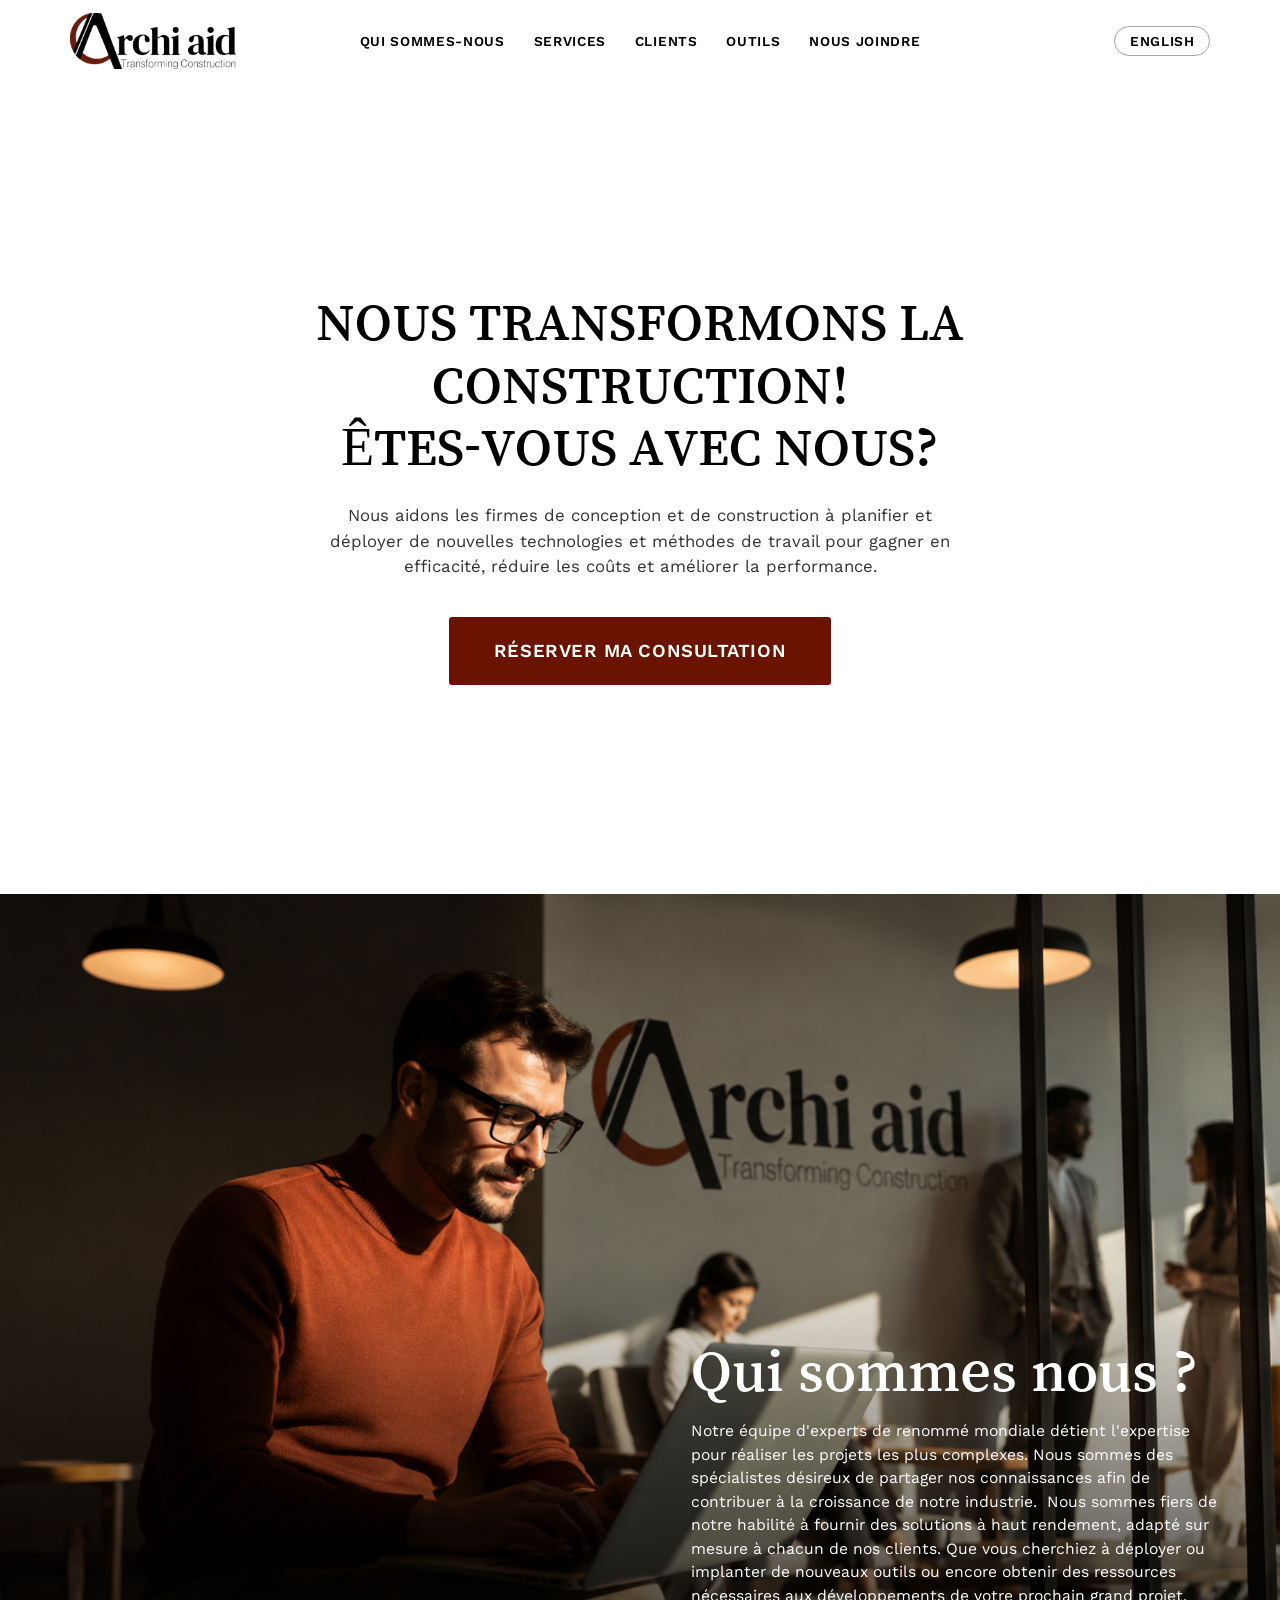
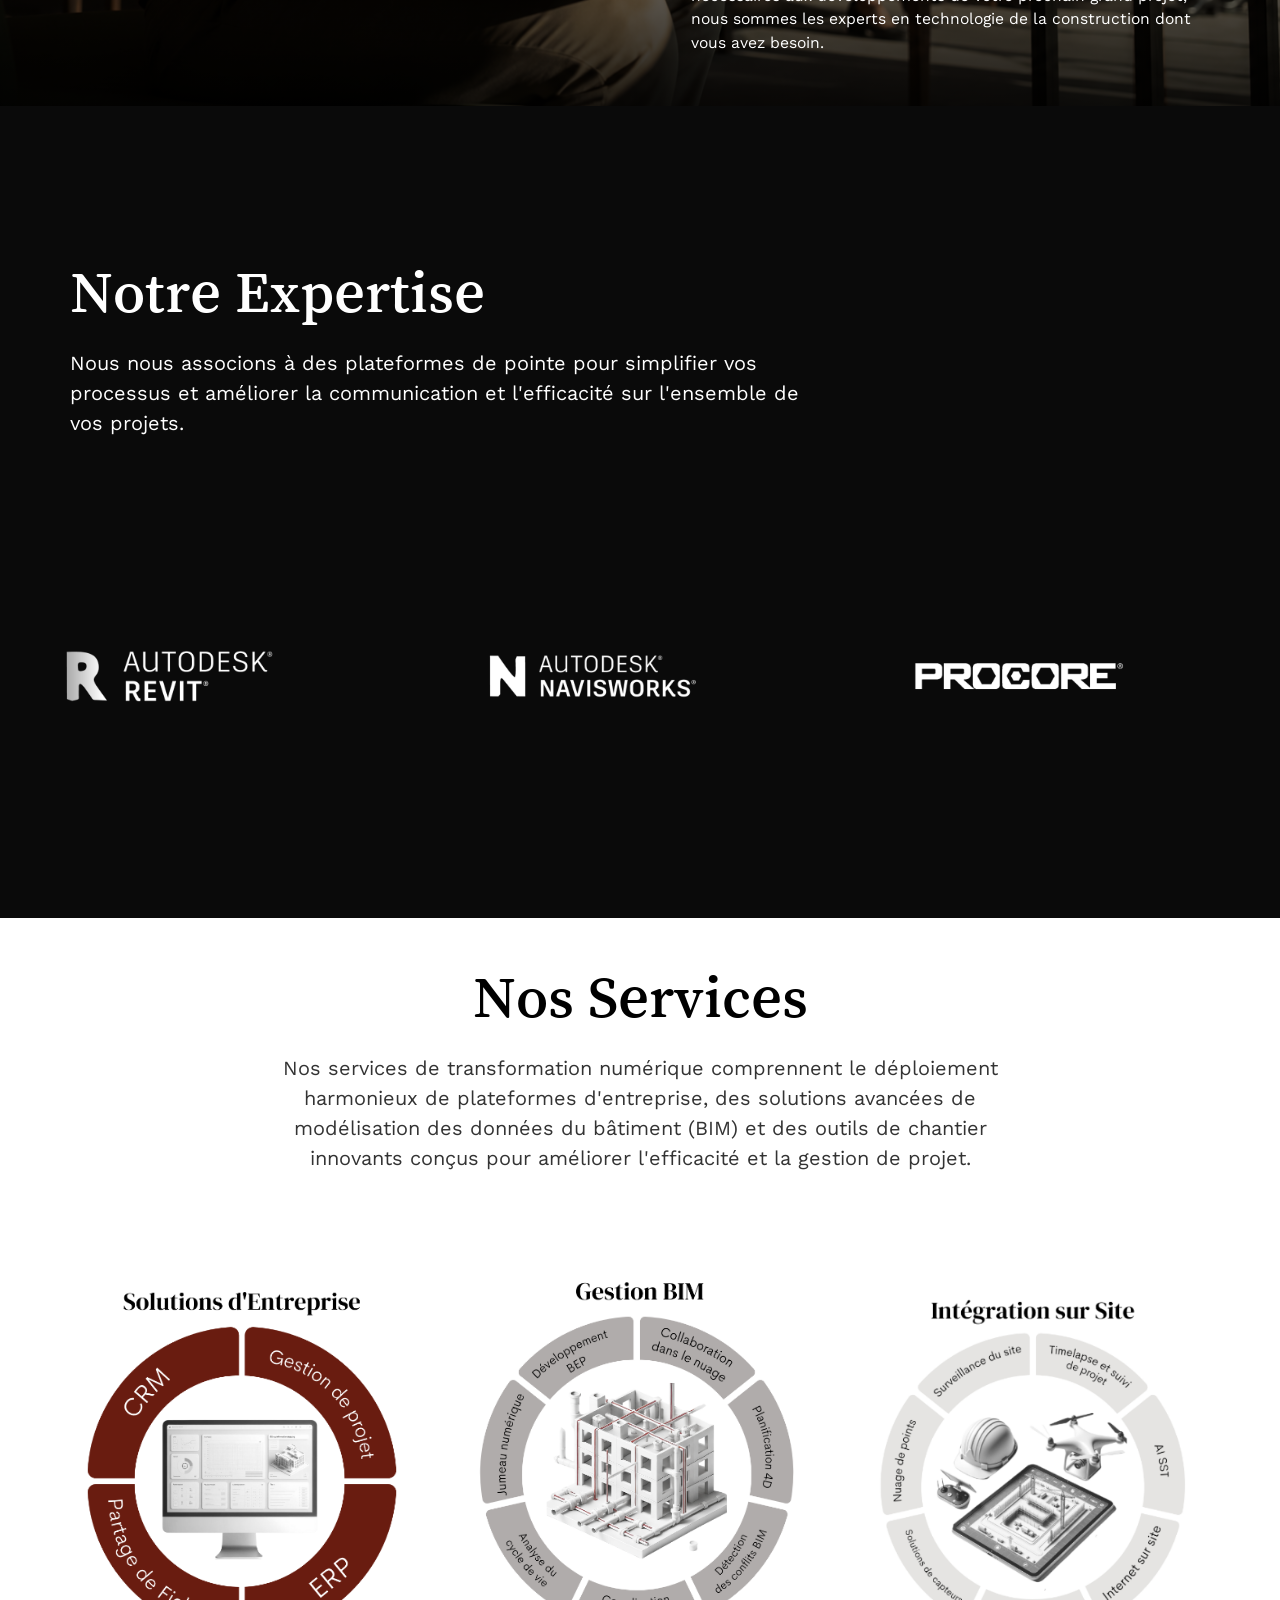
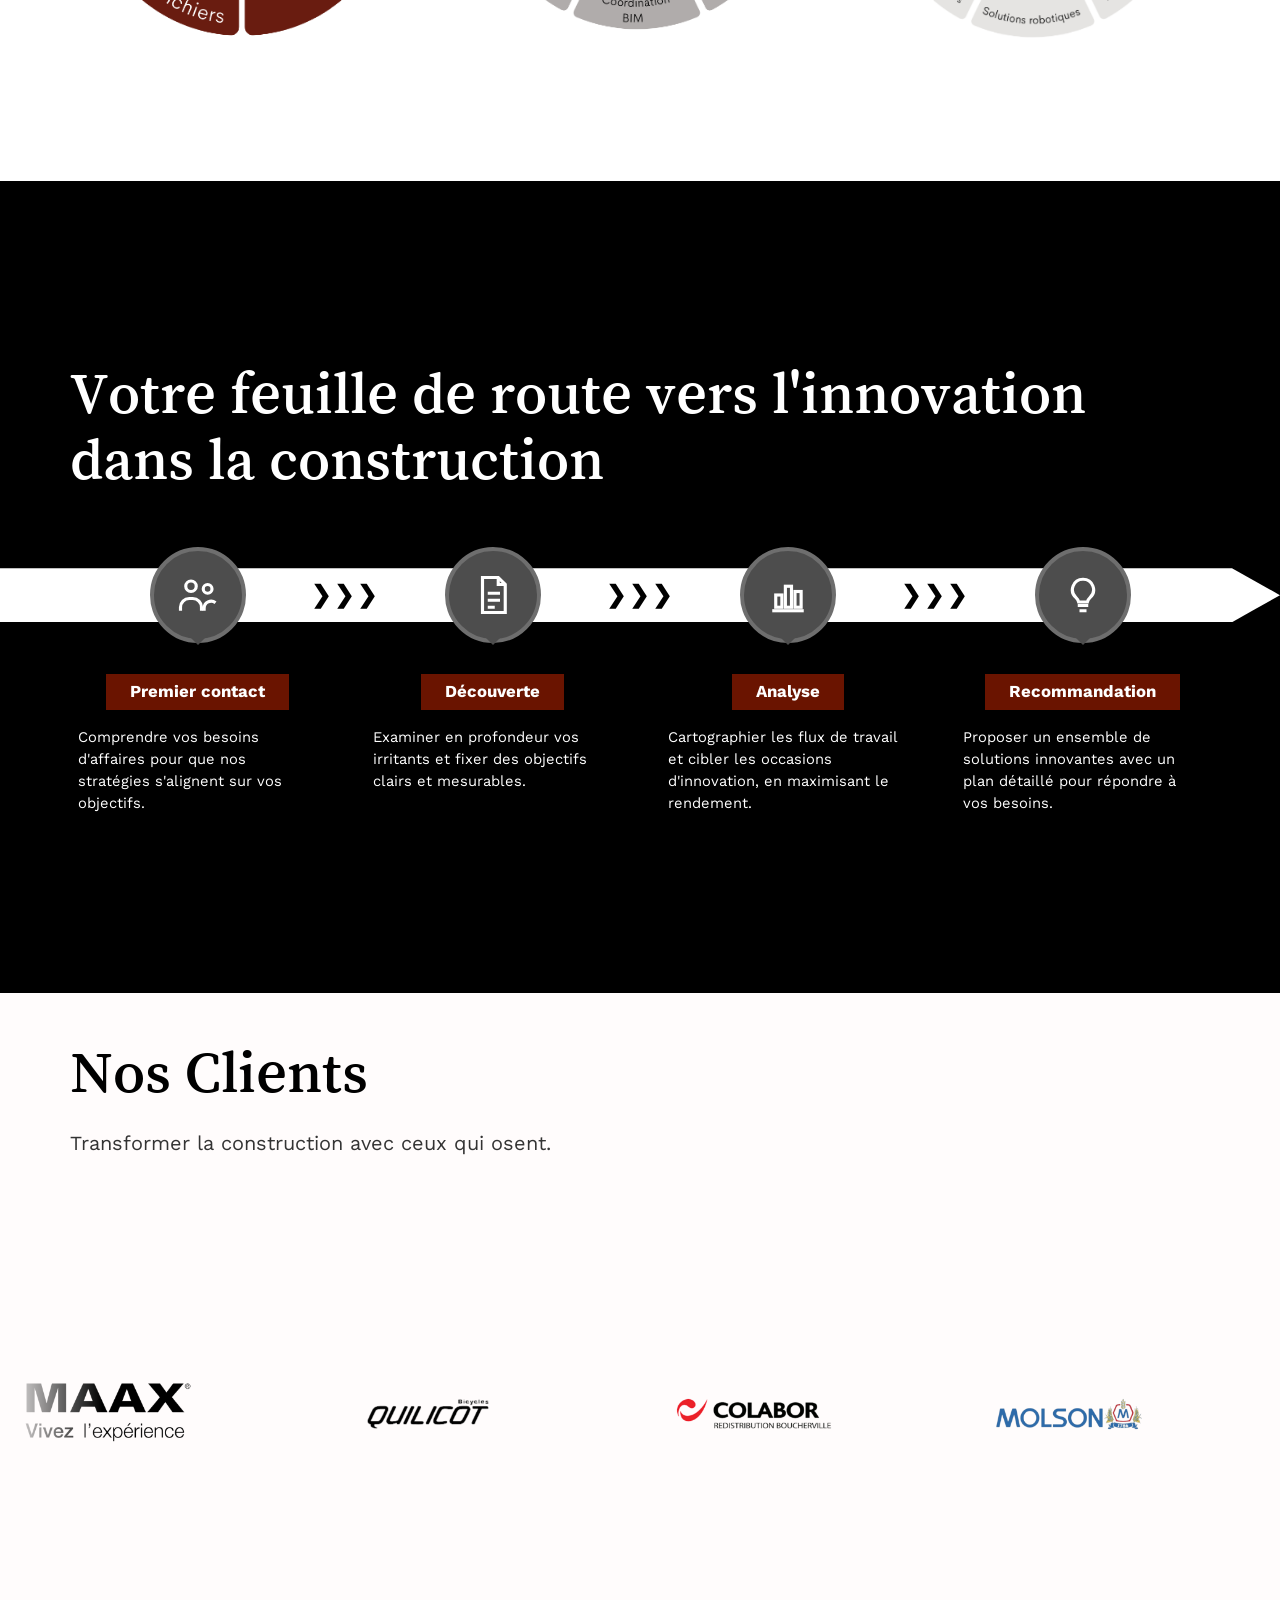
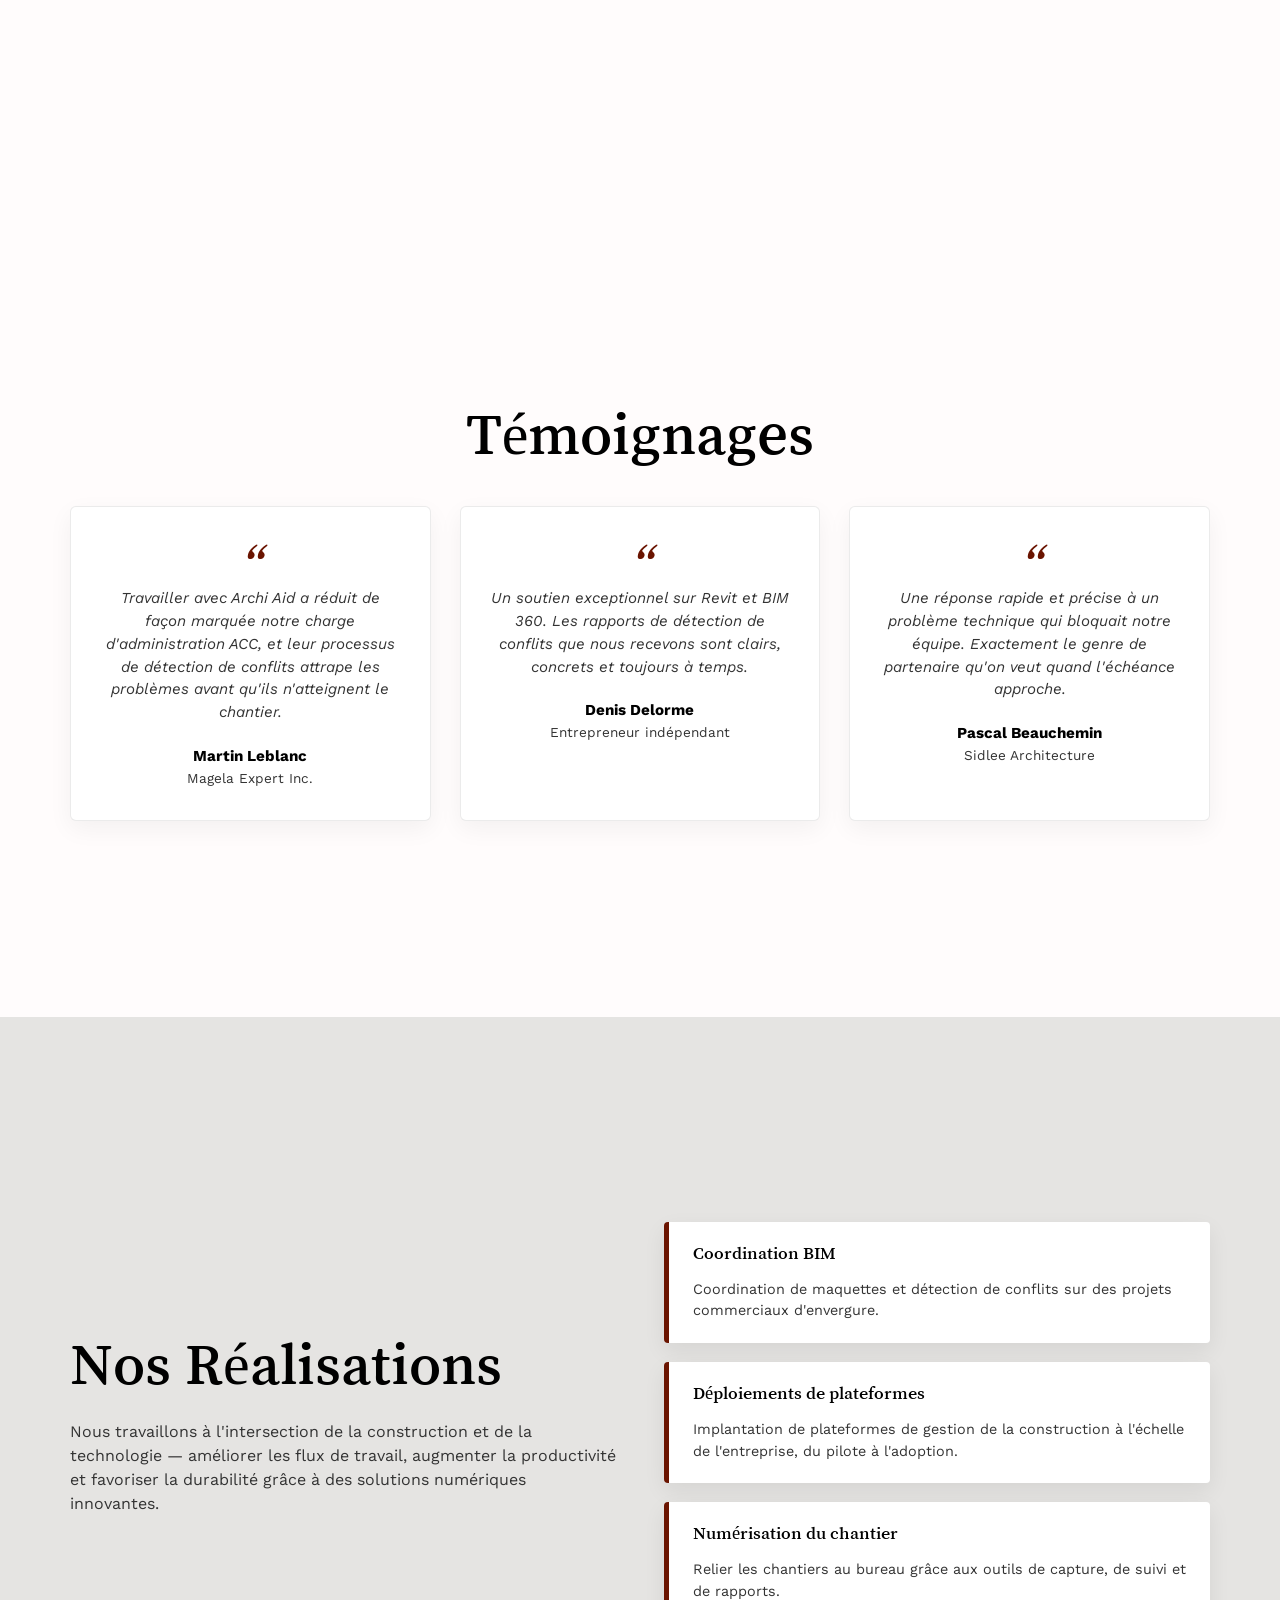
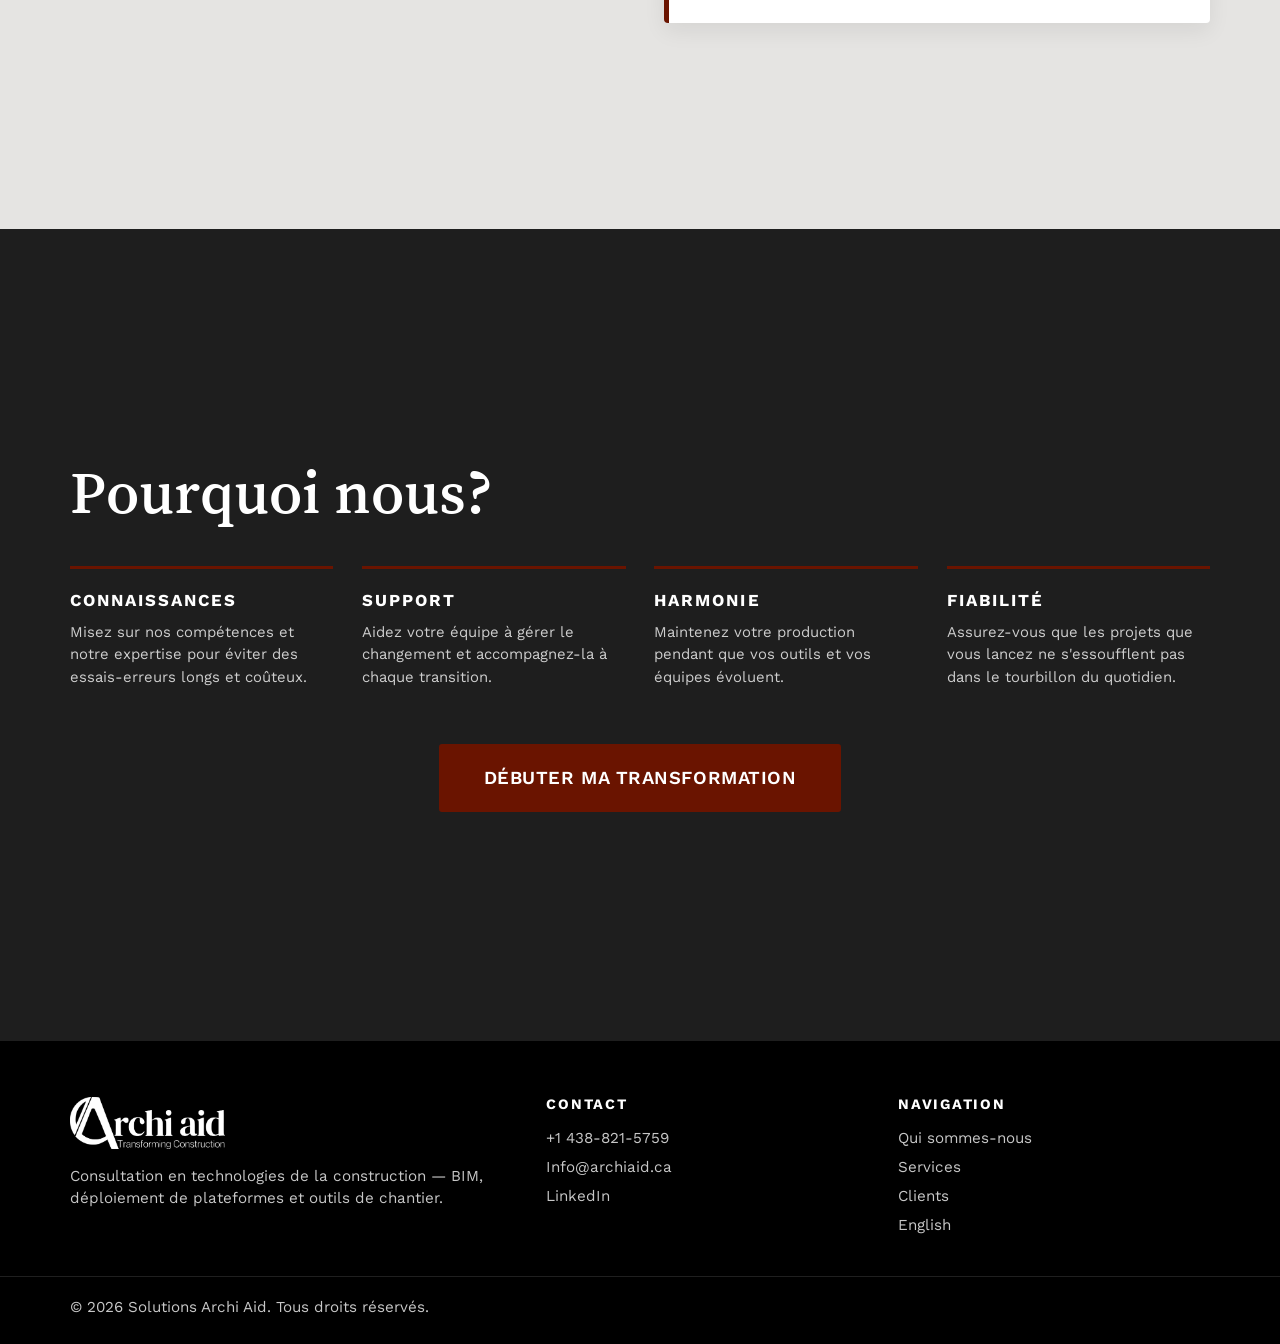
<file: outils/index.html>
<!DOCTYPE html>
<html lang="fr">
<head>
  <meta charset="UTF-8">
  <meta name="viewport" content="width=device-width, initial-scale=1.0">
  <title>Mes outils — Archi Aid</title>
  <meta name="robots" content="noindex">
  <link rel="preconnect" href="https://fonts.googleapis.com">
  <link rel="preconnect" href="https://fonts.gstatic.com" crossorigin>
  <link href="https://fonts.googleapis.com/css2?family=Song+Myung&family=Work+Sans:wght@400;600;700&display=swap" rel="stylesheet">
  <link rel="stylesheet" href="../css/styles.css">
  <link rel="icon" type="image/png" href="../assets/img/logo.png">
  <script>
    // Accès réservé aux personnes connectées (vérification côté client seulement)
    try {
      if (!localStorage.getItem("archiaid_user")) {
        window.location.replace("../fr/index.html");
      }
    } catch (e) {}
  </script>
  <style>
    .tools-hero { background: var(--hero-bg); padding-block: 3rem 2.5rem; }
    .tools-hero h1 { font-family: var(--font-heading); font-weight: 400; font-size: clamp(2rem, 4vw, 3rem); margin-bottom: 0.6rem; }
    .tools-hero p { color: var(--text-grey); font-size: 1rem; }
    .tool-grid { display: grid; grid-template-columns: repeat(2, 1fr); gap: 2rem; margin-top: 2.5rem; }
    @media (max-width: 760px) { .tool-grid { grid-template-columns: 1fr; } }
    .tool-tile {
      display: flex; flex-direction: column; gap: 1rem;
      border: 1px solid rgba(0, 0, 0, 0.12); border-radius: 8px;
      padding: 2.2rem 2rem; background: #fff;
      transition: transform 0.2s ease, box-shadow 0.2s ease;
    }
    .tool-tile:hover { transform: translateY(-4px); box-shadow: 0 14px 34px rgba(0, 0, 0, 0.1); }
    .tool-badge {
      align-self: flex-start; font-size: 0.72rem; font-weight: 700;
      text-transform: uppercase; letter-spacing: 0.12em;
      background: rgba(106, 20, 0, 0.1); color: var(--accent);
      padding: 0.3rem 0.7rem; border-radius: 4px;
    }
    .tool-tile h2 { font-size: 1.7rem; margin-bottom: 0; }
    .tool-tile p { color: var(--text-grey); font-size: 0.95rem; flex-grow: 1; }
    .tool-meta { font-size: 0.82rem; color: var(--text-grey); }
    .tool-tile .btn { align-self: flex-start; }
    .logout { background: none; border: none; cursor: pointer; font: inherit; }

    /* --- Mes consultations --- */
    .consult-section { background: var(--off-white); }
    .consult-section h2.titre-section { font-size: clamp(1.8rem, 3.5vw, 2.4rem); margin-bottom: 0.4rem; }
    .consult-intro { color: var(--text-grey); font-size: 0.95rem; margin-bottom: 2rem; max-width: 720px; }
    .consult-card {
      background: #fff; border: 1px solid rgba(0, 0, 0, 0.12); border-radius: 8px;
      margin-bottom: 1.2rem; overflow: hidden;
    }
    .consult-card summary {
      list-style: none; cursor: pointer; padding: 1.4rem 1.6rem;
      display: flex; flex-wrap: wrap; gap: 0.4rem 1.2rem; align-items: baseline;
    }
    .consult-card summary::-webkit-details-marker { display: none; }
    .consult-card summary:hover { background: rgba(106, 20, 0, 0.03); }
    .consult-titre { font-family: var(--font-heading); font-size: 1.25rem; flex: 1 1 100%; }
    .consult-meta { font-size: 0.82rem; color: var(--text-grey); }
    .consult-badge {
      font-size: 0.68rem; font-weight: 700; text-transform: uppercase; letter-spacing: 0.1em;
      background: rgba(106, 20, 0, 0.1); color: var(--accent);
      padding: 0.2rem 0.6rem; border-radius: 4px;
    }
    .consult-chevron { margin-left: auto; color: var(--accent); transition: transform 0.2s ease; font-size: 0.8rem; }
    .consult-card[open] .consult-chevron { transform: rotate(180deg); }
    .consult-corps { padding: 0 1.6rem 1.6rem; border-top: 1px solid rgba(0, 0, 0, 0.08); }
    .consult-resume {
      font-size: 0.92rem; color: var(--text-grey);
      background: rgba(106, 20, 0, 0.04); border-left: 3px solid var(--accent);
      padding: 0.9rem 1.1rem; border-radius: 0 4px 4px 0; margin: 1.2rem 0 1.4rem;
    }
    .consult-transcript h4 {
      font-family: var(--font-body); font-size: 0.75rem; font-weight: 700;
      text-transform: uppercase; letter-spacing: 0.12em; color: var(--text-grey);
      margin-bottom: 0.9rem;
    }
    .tour { display: grid; grid-template-columns: 170px 1fr; gap: 1rem; padding: 0.6rem 0; border-bottom: 1px solid rgba(0, 0, 0, 0.06); font-size: 0.92rem; }
    .tour:last-child { border-bottom: none; }
    .tour .qui { font-weight: 700; color: var(--accent); }
    .tour .texte { color: var(--text-dark); }
    @media (max-width: 640px) { .tour { grid-template-columns: 1fr; gap: 0.2rem; } }
    .consult-vide {
      background: #fff; border: 1px dashed rgba(0, 0, 0, 0.25); border-radius: 8px;
      padding: 2rem; text-align: center; color: var(--text-grey); font-size: 0.95rem;
    }
  </style>
</head>
<body>

  <header class="site-header" id="top">
    <div class="container header-inner">
      <a href="../fr/index.html" class="logo" aria-label="Archi Aid — accueil">
        <img src="../assets/img/logo.png" alt="Archi Aid">
      </a>
      <nav class="main-nav" aria-label="Navigation">
        <a href="../fr/index.html">Retour au site</a>
        <a href="#" class="lang-switch logout" id="logout">Se déconnecter</a>
      </nav>
    </div>
  </header>

  <main>
    <section class="tools-hero">
      <div class="container">
        <h1>Mes outils</h1>
        <p id="bienvenue">Bienvenue! Choisissez un outil, répondez aux énoncés, puis téléchargez votre rapport en PDF.</p>
      </div>
    </section>

    <section class="section">
      <div class="container">
        <div class="tool-grid">
          <article class="tool-tile">
            <span class="tool-badge">Diagnostic</span>
            <h2>Diagnostic de maturité numérique</h2>
            <p>
              Douze énoncés, environ trois minutes. Votre situation est lue sur trois axes
              (gestion opérationnelle, intégration de l'IA, maturité BIM) et sous quatre
              angles : état de fait, processus, circulation de la donnée et position
              concurrentielle. Les énoncés s'adaptent à votre type d'activité.
            </p>
            <span class="tool-meta">12 énoncés · ~3 minutes · rapport PDF</span>
            <a href="diagnostic.html" class="btn">Ouvrir l'outil</a>
          </article>

          <article class="tool-tile">
            <span class="tool-badge">Matrice</span>
            <h2>Matrice de priorisation</h2>
            <p>
              Trente et un énoncés pour établir ce qui compte vraiment dans la sélection
              d'une plateforme : points de rupture, exigences de base, tensions à trancher
              et poids de chaque thème dans la note finale des fournisseurs rencontrés.
            </p>
            <span class="tool-meta">31 énoncés · ~10 minutes · rapport PDF</span>
            <a href="matrice.html" class="btn">Ouvrir l'outil</a>
          </article>
        </div>
      </div>
    </section>

    <section class="section consult-section" id="consultations">
      <div class="container">
        <h2 class="titre-section">Mes consultations</h2>
        <p class="consult-intro">
          Le compte rendu de vos rencontres avec Archi Aid : résumé, participants et
          transcript complet. Cliquez sur une rencontre pour l'ouvrir.
        </p>
        <div id="consult-liste"></div>
      </div>
    </section>
  </main>

  <footer class="site-footer">
    <div class="container footer-bottom">
      <p>© <span id="year"></span> Solutions Archi Aid. Tous droits réservés.</p>
    </div>
  </footer>

  <script>
    var yearEl = document.getElementById("year");
    if (yearEl) yearEl.textContent = new Date().getFullYear();

    try {
      var utilisateur = JSON.parse(localStorage.getItem("archiaid_user") || "null");
      if (utilisateur && utilisateur.nom) {
        document.getElementById("bienvenue").textContent =
          "Bienvenue, " + utilisateur.nom + "! Choisissez un outil, répondez aux énoncés, puis téléchargez votre rapport en PDF.";
      }
    } catch (e) {}

    document.getElementById("logout").addEventListener("click", function (e) {
      e.preventDefault();
      try { localStorage.removeItem("archiaid_user"); } catch (err) {}
      window.location.href = "../fr/index.html";
    });
  </script>
  <script src="consultations-data.js"></script>
  <script>
    // Affiche les rencontres du client connecté (par courriel),
    // plus celles marquées `exemple` visibles par tout le monde.
    (function () {
      var conteneur = document.getElementById("consult-liste");
      var courriel = "";
      try {
        var u = JSON.parse(localStorage.getItem("archiaid_user") || "null");
        if (u && u.courriel) courriel = u.courriel.trim().toLowerCase();
      } catch (e) {}

      var liste = (typeof CONSULTATIONS !== "undefined" ? CONSULTATIONS : []).filter(function (c) {
        return c.exemple || (c.courriel || "").toLowerCase() === courriel;
      });

      if (!liste.length) {
        conteneur.innerHTML = '<div class="consult-vide">Aucune consultation enregistrée pour ce compte pour l\'instant.<br>' +
          'Vos comptes rendus apparaîtront ici après votre première rencontre avec Archi Aid.</div>';
        return;
      }

      function texteSecurise(s) {
        var d = document.createElement("div");
        d.textContent = s == null ? "" : String(s);
        return d.innerHTML;
      }

      function dateLisible(iso) {
        try {
          return new Date(iso + "T12:00:00").toLocaleDateString("fr-CA", {
            year: "numeric", month: "long", day: "numeric"
          });
        } catch (e) { return iso; }
      }

      liste.sort(function (a, b) { return (b.date || "").localeCompare(a.date || ""); });

      conteneur.innerHTML = liste.map(function (c) {
        var estExemple = c.exemple && (c.courriel || "").toLowerCase() !== courriel;
        return '<details class="consult-card">' +
          '<summary>' +
            '<span class="consult-titre">' + texteSecurise(c.titre) +
              (estExemple ? ' <span class="consult-badge">Exemple</span>' : '') + '</span>' +
            '<span class="consult-meta">' + dateLisible(c.date) + '</span>' +
            '<span class="consult-meta">' + texteSecurise(c.duree) + '</span>' +
            '<span class="consult-meta">' + texteSecurise((c.participants || []).join(" · ")) + '</span>' +
            '<span class="consult-chevron">▼</span>' +
          '</summary>' +
          '<div class="consult-corps">' +
            '<div class="consult-resume">' + texteSecurise(c.resume) + '</div>' +
            '<div class="consult-transcript"><h4>Transcript</h4>' +
              (c.transcript || []).map(function (t) {
                return '<div class="tour"><span class="qui">' + texteSecurise(t.qui) +
                       '</span><span class="texte">' + texteSecurise(t.texte) + '</span></div>';
              }).join("") +
            '</div>' +
          '</div>' +
        '</details>';
      }).join("");
    })();
  </script>
</body>
</html>
</file>
<file: css/styles.css>
/* =====================================================
   Archi Aid — main stylesheet
   Palette et typographie reprises d'archiaid.ca :
   accent #6a1400, héro #e5e4e2, sections #0a0a0a / #fffcfc,
   titres Song Myung, texte Work Sans (20px / 25px)
   ===================================================== */

:root {
  --accent: #6a1400;
  --accent-hover: #8a2000;
  --hero-bg: #e5e4e2;
  --dark: #0a0a0a;
  --darker: #000000;
  --why-bg: #1e1e1e;
  --light: #ffffff;
  --off-white: #fffcfc;
  --text-dark: #000000;
  --text-grey: #333333;
  --text-light: #ffffff;
  --text-light-soft: rgba(255, 255, 255, 0.78);
  --font-heading: "Song Myung", "Georgia", serif;
  --font-body: "Work Sans", "Segoe UI", Arial, sans-serif;
}

* { box-sizing: border-box; margin: 0; padding: 0; }

html { scroll-behavior: smooth; }

body {
  font-family: var(--font-body);
  font-size: 20px;
  line-height: 1.5;
  color: var(--text-dark);
  background: var(--light);
  -webkit-font-smoothing: antialiased;
}

img, svg { max-width: 100%; display: block; }
a { color: inherit; }

/* Comme l'original : conteneur pleine largeur, 70 px de marge latérale */
.container {
  width: 100%;
  padding-inline: 70px;
  margin-inline: auto;
}
@media (max-width: 960px) {
  .container { padding-inline: 32px; }
}
@media (max-width: 680px) {
  .container { padding-inline: 20px; }
}

h1, h2, h3 {
  font-family: var(--font-heading);
  font-weight: 400;
  line-height: 1.1;
}

h2 { font-size: clamp(2.2rem, 5vw, 3.75rem); margin-bottom: 1.5rem; }
h3 { font-size: 1.5rem; }

/* ---------- Buttons (style Salient : rectangulaire, accent rouille) ---------- */
.btn {
  display: inline-block;
  font-family: var(--font-body);
  font-size: 1rem;
  font-weight: 600;
  letter-spacing: 0.03em;
  text-decoration: none;
  text-transform: uppercase;
  background: var(--accent);
  color: #fff;
  padding: 1rem 2.2rem;
  border-radius: 3px;
  transition: background 0.2s ease, transform 0.15s ease;
}
.btn:hover { background: var(--accent-hover); transform: translateY(-2px); }
.btn-jumbo { font-size: 1.15rem; padding: 1.25rem 2.8rem; }

/* ---------- Header ---------- */
.site-header {
  position: sticky;
  top: 0;
  z-index: 50;
  background: #ffffff;
}

/* Logo à gauche, menu centré */
.header-inner {
  display: grid;
  grid-template-columns: 1fr auto 1fr;
  align-items: center;
  padding-block: 0.8rem;
  gap: 1rem;
}
.header-inner .logo { justify-self: start; }
.header-inner .main-nav { justify-self: center; }
.header-right {
  justify-self: end;
  display: flex;
  align-items: center;
  gap: 1rem;
}

.logo { display: block; }
.logo img { height: 56px; width: auto; }

.main-nav {
  display: flex;
  align-items: center;
  gap: 1.8rem;
}
.main-nav a {
  text-decoration: none;
  font-size: 0.85rem;
  font-weight: 600;
  text-transform: uppercase;
  letter-spacing: 0.05em;
  color: var(--text-dark);
  transition: color 0.15s ease;
}
.main-nav a:hover { color: var(--accent); }
.lang-switch {
  text-decoration: none;
  font-size: 0.85rem;
  font-weight: 600;
  text-transform: uppercase;
  letter-spacing: 0.05em;
  color: var(--text-dark);
  border: 1px solid rgba(0, 0, 0, 0.35);
  border-radius: 999px;
  padding: 0.25rem 0.9rem;
  transition: color 0.15s ease, border-color 0.15s ease;
}
.lang-switch:hover { color: var(--accent); border-color: var(--accent); }

.nav-toggle {
  display: none;
  flex-direction: column;
  gap: 5px;
  background: none;
  border: none;
  cursor: pointer;
  padding: 6px;
}
.nav-toggle span {
  width: 24px;
  height: 2px;
  background: var(--text-dark);
}

/* ---------- Hero (plein écran, fond blanc, texte noir centré) ---------- */
.hero {
  background: #ffffff;
  color: var(--text-dark);
  min-height: calc(100vh - 88px); /* toute la fenêtre sous l'en-tête */
  display: flex;
  align-items: center;
}

.hero-inner {
  padding-block: 3rem;
  max-width: 980px;
  margin-inline: auto;
  text-align: center;
}

.hero h1 {
  font-size: clamp(2rem, 4.5vw, 3.4rem);
  line-height: 1.15;
  margin-bottom: 1.6rem;
}
.hero h1 .line { display: block; }

.hero-lead {
  font-size: 1.05rem;
  color: var(--text-grey);
  max-width: 640px;
  margin-inline: auto;
  margin-bottom: 2.4rem;
}

/* ---------- Sections ---------- */
.section { padding-block: clamp(3.5rem, 8vw, 6rem); }
.section-dark { background: var(--dark); color: var(--text-light); }
.section-black { background: var(--darker); color: var(--text-light); }
.section-offwhite { background: var(--off-white); color: var(--text-dark); }
.section-platinum { background: var(--hero-bg); color: var(--text-dark); }
.section-why { background: var(--why-bg); color: var(--text-light); }

.section-lead { max-width: 760px; margin-bottom: 2.5rem; color: var(--text-grey); }
.section-dark .section-lead,
.section-black .section-lead,
.section-why .section-lead { color: #ffffff; }

.text-center { text-align: center; }
.text-center .section-lead { margin-inline: auto; }

/* ---------- Qui sommes-nous : bannière plein écran, texte sur dégradé ---------- */
.about-section {
  position: relative;
  height: calc(100vh - 88px); /* visible en entier sous l'en-tête, sans défiler */
  min-height: 480px;
  overflow: hidden;
  background: var(--dark);
  color: var(--text-light);
}
.about-banner {
  width: 100%;
  height: 100%;
  object-fit: cover;
  display: block;
}
/* Léger dégradé noir au bas de l'image */
.about-section::after {
  content: "";
  position: absolute;
  inset: 0;
  background: linear-gradient(to top,
    rgba(0, 0, 0, 0.85) 0%,
    rgba(0, 0, 0, 0.45) 25%,
    rgba(0, 0, 0, 0) 55%);
  pointer-events: none;
}
.about-text {
  position: absolute;
  right: 0;
  bottom: 0;
  z-index: 1;
  max-width: 640px;
  padding: 0 clamp(1.5rem, 4vw, 4.5rem) clamp(1.8rem, 4vw, 3.2rem);
}
.about-text h2 { margin-bottom: 1rem; color: #ffffff; }
.about-text p { color: #ffffff; font-size: 0.98rem; margin-bottom: 0; }
@media (max-width: 680px) {
  .about-section { height: 78vh; min-height: 420px; }
  .about-text p { font-size: 0.88rem; }
}

/* ---------- Sections plein écran : chacune occupe la fenêtre entière ---------- */
#expertise,
#services,
#roadmap,
#clients,
#testimonials,
#highlights,
#why-us {
  min-height: calc(100vh - 88px);
  display: flex;
  flex-direction: column;
  justify-content: center;
}

/* ---------- Bandeau logos plateformes (défilement continu) ---------- */
.marquee {
  overflow: hidden;
  margin-top: clamp(4rem, 12vh, 8rem);
  -webkit-mask-image: linear-gradient(90deg, transparent, #000 8%, #000 92%, transparent);
  mask-image: linear-gradient(90deg, transparent, #000 8%, #000 92%, transparent);
}
.marquee-track {
  display: flex;
  align-items: center;
  gap: 5rem;
  width: max-content;
  animation: marquee 40s linear infinite;
}
.marquee-track img {
  height: clamp(120px, 20vh, 190px);
  width: auto;
  flex-shrink: 0;
}
@media (max-width: 680px) {
  .marquee-track { gap: 3rem; }
  .marquee-track img { height: 90px; }
}
@keyframes marquee {
  from { transform: translateX(0); }
  to { transform: translateX(-50%); }
}
.marquee:hover .marquee-track { animation-play-state: paused; }

/* ---------- Services ---------- */
.card-grid { display: grid; gap: 1.8rem; margin-top: 2.5rem; }
.card-grid.three { grid-template-columns: repeat(3, 1fr); }
.card-grid.four { grid-template-columns: repeat(4, 1fr); }

.card {
  padding: 1rem 0.5rem;
  text-align: center;
}
.card h3 { margin-block: 1.2rem 0.7rem; }
.card p { color: var(--text-grey); font-size: 0.95rem; }

/* Le titre de Nos Services reste en haut de la section plein écran */
#services {
  justify-content: flex-start;
  padding-top: clamp(1.5rem, 5vh, 3rem);
}
#services .card-grid { margin-top: clamp(2.5rem, 9vh, 6rem); }

.card-img {
  width: 100%;
  max-width: min(100%, 520px);
  margin: 0 auto 0.5rem;
}
.card-img img {
  width: 100%;
  height: auto;
  cursor: pointer;
  transition: transform 0.3s ease;
}
.card-img img:hover { transform: scale(1.05); }
.card-img img.tourne { animation: tourner 0.9s cubic-bezier(0.3, 0, 0.2, 1); }
@keyframes tourner {
  from { transform: rotate(0deg); }
  to { transform: rotate(360deg); }
}

/* ---------- Feuille de route (bande fléchée blanche, comme l'original) ---------- */
.roadmap {
  list-style: none;
  display: grid;
  grid-template-columns: repeat(4, 1fr);
  gap: 2.5rem;
  margin-top: 3.5rem;
  position: relative;
}
/* La bande blanche en flèche qui traverse tout l'écran */
.roadmap::before {
  content: "";
  position: absolute;
  top: 48px;
  transform: translateY(-50%);
  left: -70px;   /* déborde du conteneur jusqu'aux bords de l'écran */
  right: -70px;
  height: 54px;
  background: #ffffff;
  clip-path: polygon(0 0, calc(100% - 48px) 0, 100% 50%, calc(100% - 48px) 100%, 0 100%);
}
.roadmap-step { position: relative; text-align: center; }
/* Chevrons noirs sur la bande, entre les étapes */
.roadmap-step + .roadmap-step::before {
  content: "❯❯❯";
  position: absolute;
  top: 48px;
  left: -1.25rem;
  transform: translate(-50%, -50%);
  color: var(--darker);
  font-size: 1.5rem;
  font-weight: 700;
  letter-spacing: 3px;
  z-index: 1;
}
.step-icon {
  position: relative;
  z-index: 1;
  width: 96px;
  height: 96px;
  margin-inline: auto;
  border-radius: 50%;
  background: #4d4d4d;
  border: 4px solid #6e6e6e;
  display: grid;
  place-items: center;
  color: #ffffff;
}
.step-icon svg { width: 42px; height: 42px; }
/* La pointe sous le cercle, vers l'étiquette */
.step-icon::after {
  content: "";
  position: absolute;
  left: 50%;
  bottom: -16px;
  transform: translateX(-50%);
  border: 10px solid transparent;
  border-top-color: #4d4d4d;
}
.step-label {
  display: inline-block;
  font-family: var(--font-body);
  font-size: 1.05rem;
  font-weight: 700;
  color: #ffffff;
  background: var(--accent);
  padding: 0.55rem 1.5rem;
  margin-top: 1.9rem;
}
.roadmap-step p {
  text-align: left;
  font-size: 0.92rem;
  color: #ffffff;
  margin-top: 1rem;
  max-width: 240px;
  margin-inline: auto;
}
@media (max-width: 960px) {
  .roadmap::before,
  .roadmap-step + .roadmap-step::before { display: none; }
}

/* ---------- Clients (carrousel défilant) ---------- */
#clients {
  justify-content: flex-start;
  padding-top: clamp(1.5rem, 5vh, 3rem);
}
.marquee-clients .marquee-track {
  gap: 6.5rem;
  animation-duration: 34s;
}
.marquee-clients .marquee-track img {
  height: clamp(140px, 24vh, 230px);
  width: auto;
}
@media (max-width: 680px) {
  .marquee-clients .marquee-track { gap: 3.5rem; }
  .marquee-clients .marquee-track img { height: 110px; }
}

/* ---------- Témoignages ---------- */
.testimonial {
  background: #fff;
  border: 1px solid rgba(0, 0, 0, 0.08);
  border-radius: 6px;
  padding: 2rem 1.8rem;
  display: flex;
  flex-direction: column;
  gap: 1.3rem;
  box-shadow: 0 8px 24px rgba(0, 0, 0, 0.05);
}
.testimonial blockquote {
  font-size: 0.95rem;
  color: var(--text-grey);
  font-style: italic;
}
.testimonial blockquote::before {
  content: "\201C";
  display: block;
  font-family: var(--font-heading);
  font-size: 3rem;
  line-height: 1;
  color: var(--accent);
}
.testimonial figcaption { display: flex; flex-direction: column; }
.testimonial figcaption strong { font-size: 0.95rem; }
.testimonial figcaption span { font-size: 0.85rem; color: var(--text-grey); }

/* ---------- Réalisations ---------- */
.highlight-split {
  display: grid;
  grid-template-columns: 1fr 1fr;
  gap: 3rem;
  align-items: center;
}
.highlight-split p { color: var(--text-grey); font-size: 1rem; margin-top: 1rem; }
.highlight-cards { display: grid; gap: 1.2rem; }
.highlight-card {
  background: #fff;
  border-left: 5px solid var(--accent);
  border-radius: 4px;
  padding: 1.3rem 1.5rem;
  box-shadow: 0 8px 22px rgba(0, 0, 0, 0.07);
}
.highlight-card h3 { font-size: 1.15rem; margin-bottom: 0.4rem; }
.highlight-card p { font-size: 0.9rem; color: var(--text-grey); }

/* ---------- Pourquoi nous ---------- */
.section-why h2 { font-size: clamp(2.3rem, 5vw, 3.9rem); }
.pillar { border-top: 3px solid var(--accent); padding-top: 1.4rem; }
.pillar h3 {
  font-family: var(--font-body);
  font-weight: 700;
  text-transform: uppercase;
  letter-spacing: 0.12em;
  font-size: 1.05rem;
  margin-bottom: 0.7rem;
  color: #fff;
}
.pillar p { font-size: 0.93rem; color: var(--text-light-soft); }

.why-cta { text-align: center; margin-top: 3.5rem; }

/* ---------- Pied de page ---------- */
.site-footer { background: var(--darker); color: var(--text-light-soft); }
.footer-inner {
  display: grid;
  grid-template-columns: 1.4fr 1fr 1fr;
  gap: 2.5rem;
  padding-block: 3.5rem 2rem;
}
.footer-logo img { height: 52px; width: auto; filter: brightness(0) invert(1); }
.footer-brand p { margin-top: 1rem; font-size: 0.9rem; }
.site-footer h3 {
  font-family: var(--font-body);
  font-weight: 700;
  text-transform: uppercase;
  letter-spacing: 0.12em;
  font-size: 0.9rem;
  color: #fff;
  margin-bottom: 0.9rem;
}
.site-footer p { margin-bottom: 0.4rem; font-size: 0.95rem; }
.site-footer a { text-decoration: none; }
.site-footer a:hover { color: #fff; }
.footer-bottom {
  border-top: 1px solid rgba(255, 255, 255, 0.12);
  padding-block: 1.2rem;
  font-size: 0.82rem;
}

/* ---------- Modale Connexion / Création de compte ---------- */
.modal-overlay {
  position: fixed;
  inset: 0;
  z-index: 100;
  display: none;
  align-items: center;
  justify-content: center;
  background: rgba(0, 0, 0, 0.65);
  padding: 1rem;
}
.modal-overlay.open { display: flex; }

.modal {
  background: #fff;
  color: var(--text-dark);
  width: min(440px, 100%);
  border-radius: 8px;
  box-shadow: 0 24px 60px rgba(0, 0, 0, 0.35);
  overflow: hidden;
  animation: modal-in 0.25s ease;
}
@keyframes modal-in {
  from { opacity: 0; transform: translateY(18px); }
  to { opacity: 1; transform: none; }
}

.modal-header {
  display: flex;
  align-items: center;
  justify-content: space-between;
  padding: 1.2rem 1.5rem 0;
}
.modal-header h3 { font-size: 1.5rem; }
.modal-close {
  background: none;
  border: none;
  font-size: 1.6rem;
  line-height: 1;
  cursor: pointer;
  color: var(--text-grey);
  padding: 0.2rem 0.4rem;
}
.modal-close:hover { color: var(--accent); }

.modal-tabs {
  display: flex;
  margin: 1rem 1.5rem 0;
  border-bottom: 2px solid rgba(0, 0, 0, 0.1);
}
.modal-tab {
  flex: 1;
  background: none;
  border: none;
  font-family: var(--font-body);
  font-size: 0.85rem;
  font-weight: 600;
  text-transform: uppercase;
  letter-spacing: 0.05em;
  color: var(--text-grey);
  padding: 0.8rem 0.5rem;
  cursor: pointer;
  border-bottom: 3px solid transparent;
  margin-bottom: -2px;
  transition: color 0.15s ease, border-color 0.15s ease;
}
.modal-tab.active { color: var(--accent); border-bottom-color: var(--accent); }
.modal-tab:hover { color: var(--accent); }

.modal-form { display: none; padding: 1.5rem; }
.modal-form.active { display: block; }

.form-field { margin-bottom: 1.1rem; }
.form-field label {
  display: block;
  font-size: 0.8rem;
  font-weight: 600;
  text-transform: uppercase;
  letter-spacing: 0.05em;
  color: var(--text-grey);
  margin-bottom: 0.35rem;
}
.form-field input {
  width: 100%;
  font-family: var(--font-body);
  font-size: 0.95rem;
  padding: 0.75rem 0.9rem;
  border: 1px solid rgba(0, 0, 0, 0.25);
  border-radius: 4px;
  background: #fff;
  color: var(--text-dark);
}
.form-field input:focus {
  outline: none;
  border-color: var(--accent);
  box-shadow: 0 0 0 3px rgba(106, 20, 0, 0.15);
}

.modal-form .btn { width: 100%; text-align: center; margin-top: 0.4rem; }

.form-note {
  margin-top: 1rem;
  font-size: 0.85rem;
  color: var(--text-grey);
  text-align: center;
}
.form-note.success { color: #1a7a2e; }

body.modal-locked { overflow: hidden; }

/* ---------- Animation d'apparition ---------- */
.reveal {
  opacity: 0;
  transform: translateY(24px);
  transition: opacity 0.6s ease, transform 0.6s ease;
}
.reveal.visible { opacity: 1; transform: none; }

@media (prefers-reduced-motion: reduce) {
  html { scroll-behavior: auto; }
  .reveal { opacity: 1; transform: none; transition: none; }
  .marquee-track { animation: none; }
}

/* ---------- Responsive ---------- */
@media (max-width: 960px) {
  body { font-size: 18px; }
  .card-grid.four { grid-template-columns: repeat(2, 1fr); }
  .roadmap { grid-template-columns: repeat(2, 1fr); }
  .highlight-split { grid-template-columns: 1fr; }
  .client-grid { grid-template-columns: repeat(3, 1fr); }
  .footer-inner { grid-template-columns: 1fr 1fr; }
}

@media (max-width: 680px) {
  .main-nav {
    position: absolute;
    top: 100%;
    left: 0;
    right: 0;
    background: #ffffff;
    flex-direction: column;
    align-items: flex-start;
    padding: 1.2rem 5%;
    gap: 1rem;
    display: none;
    border-bottom: 1px solid rgba(0, 0, 0, 0.1);
  }
  .main-nav.open { display: flex; }
  .nav-toggle { display: flex; }
  .card-grid.three, .card-grid.four, .roadmap { grid-template-columns: 1fr; }
  .client-grid { grid-template-columns: repeat(2, 1fr); }
  .footer-inner { grid-template-columns: 1fr; }
  .logo img { height: 44px; }
}
</file>
